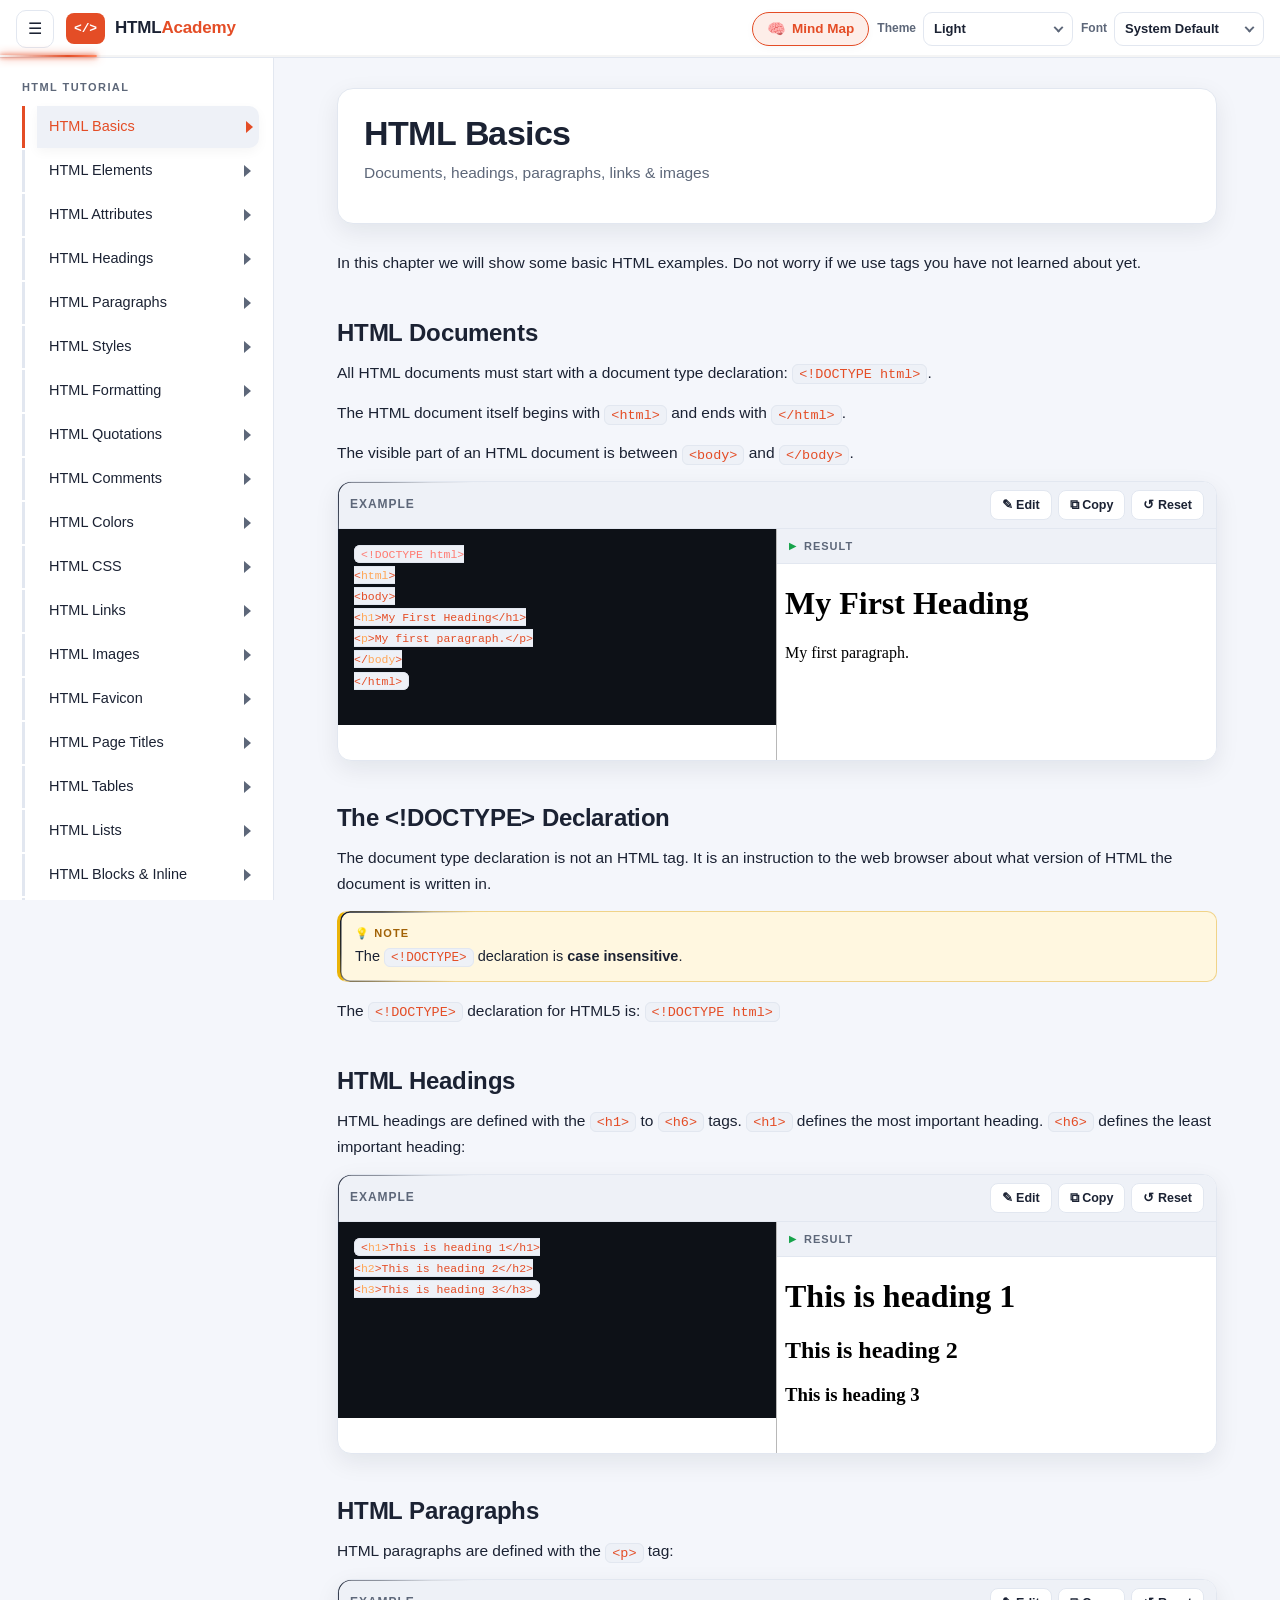
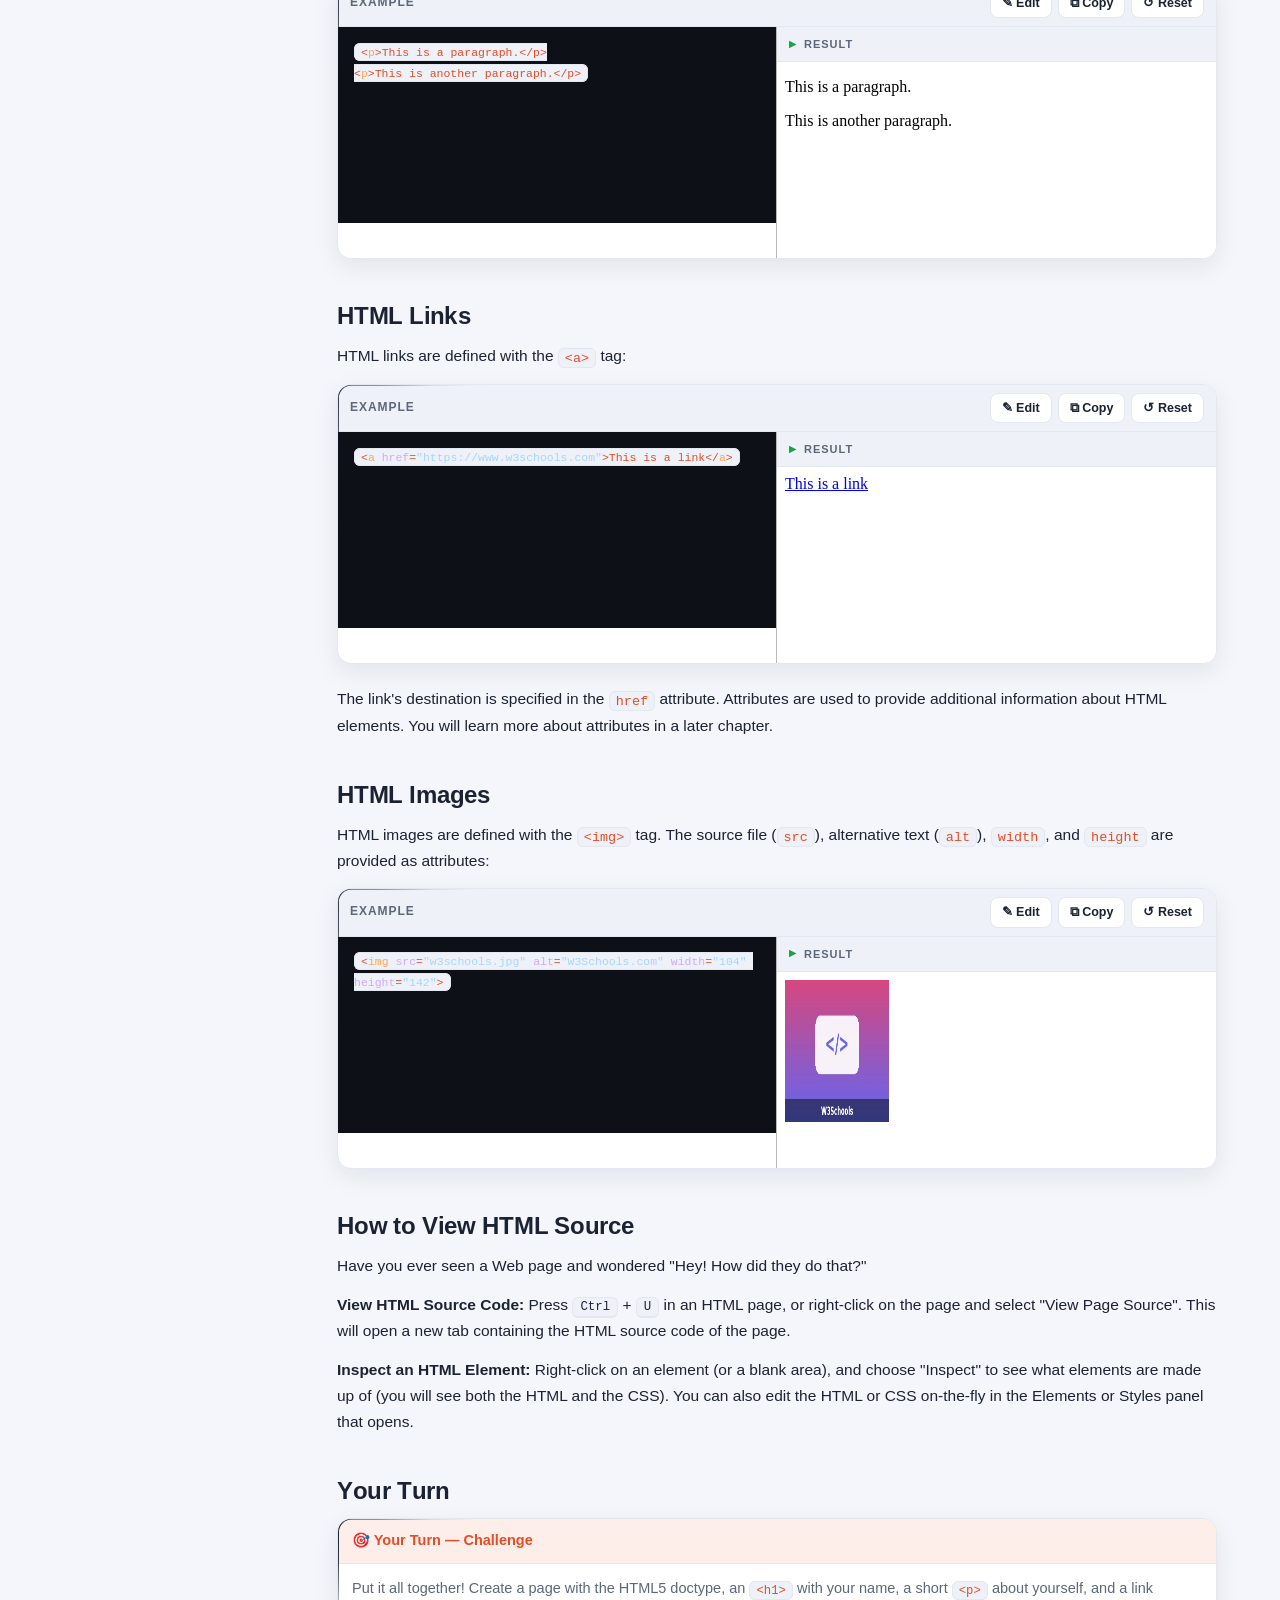
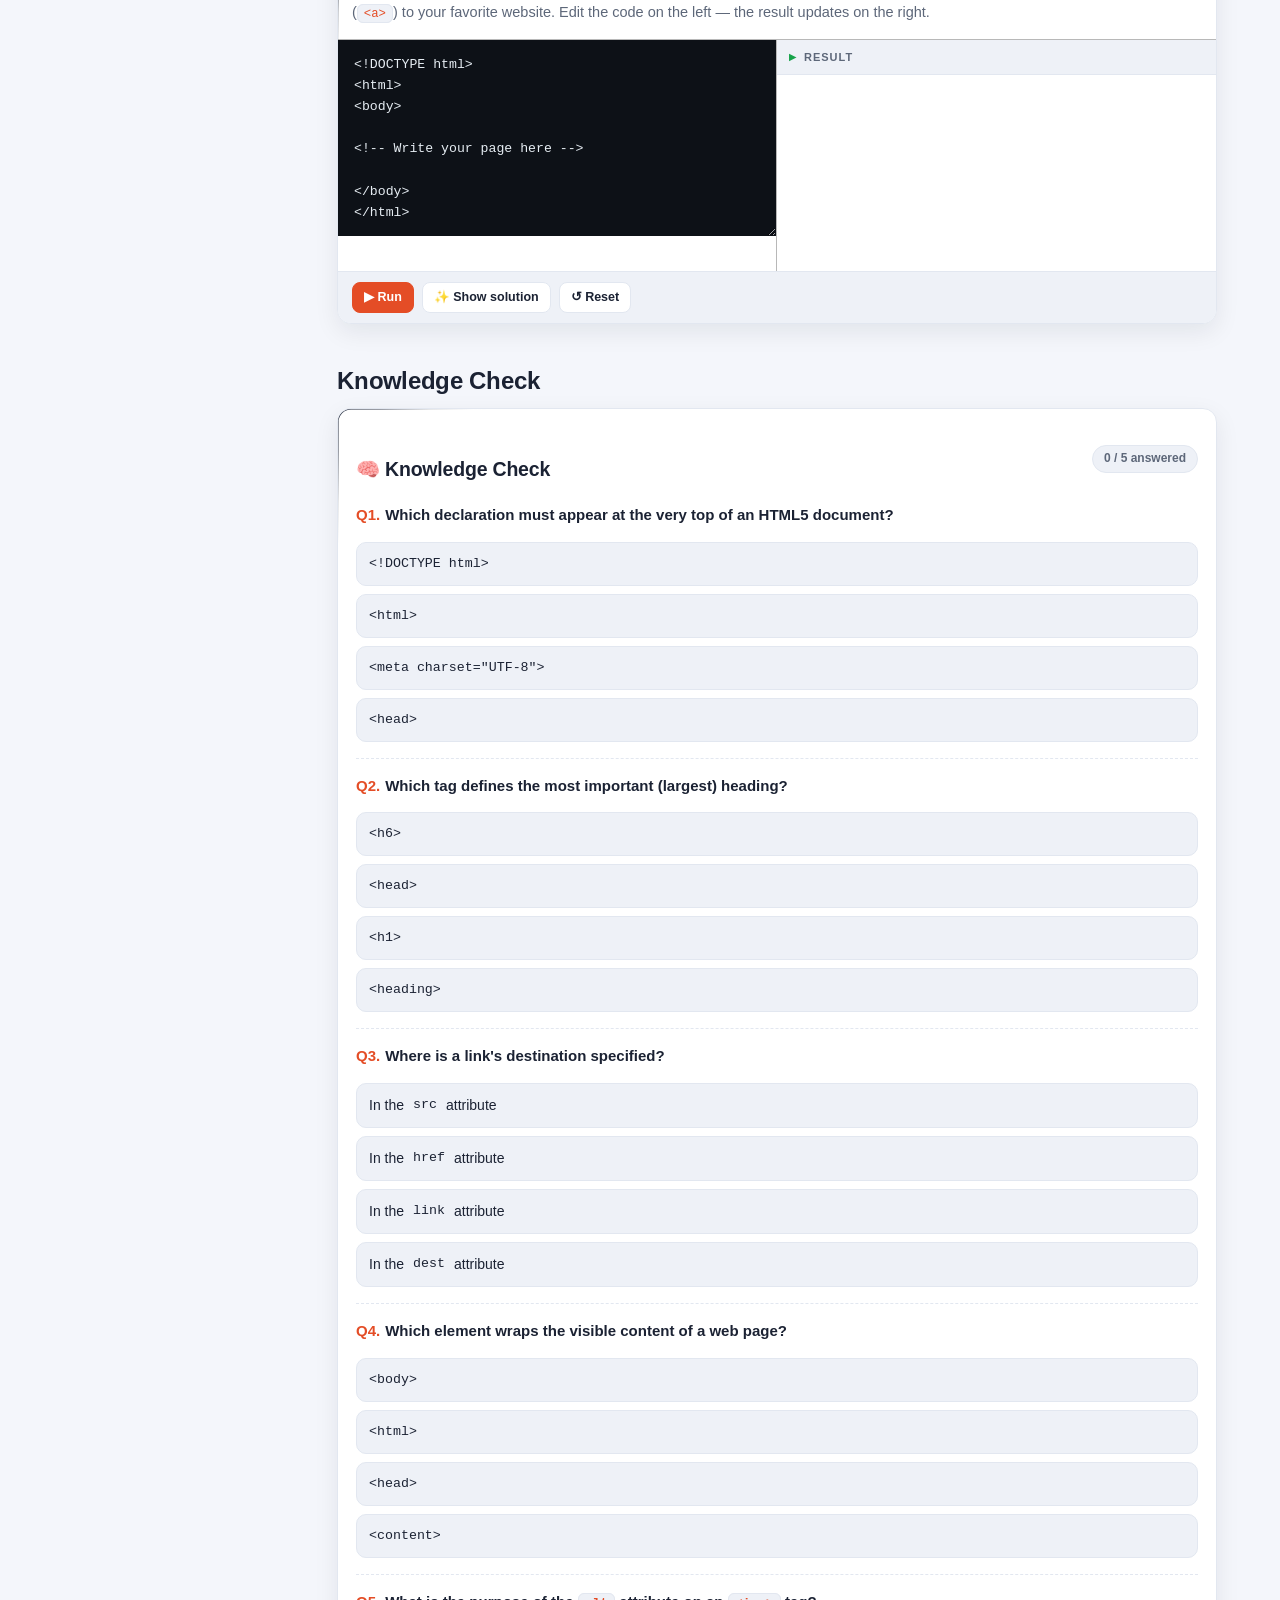
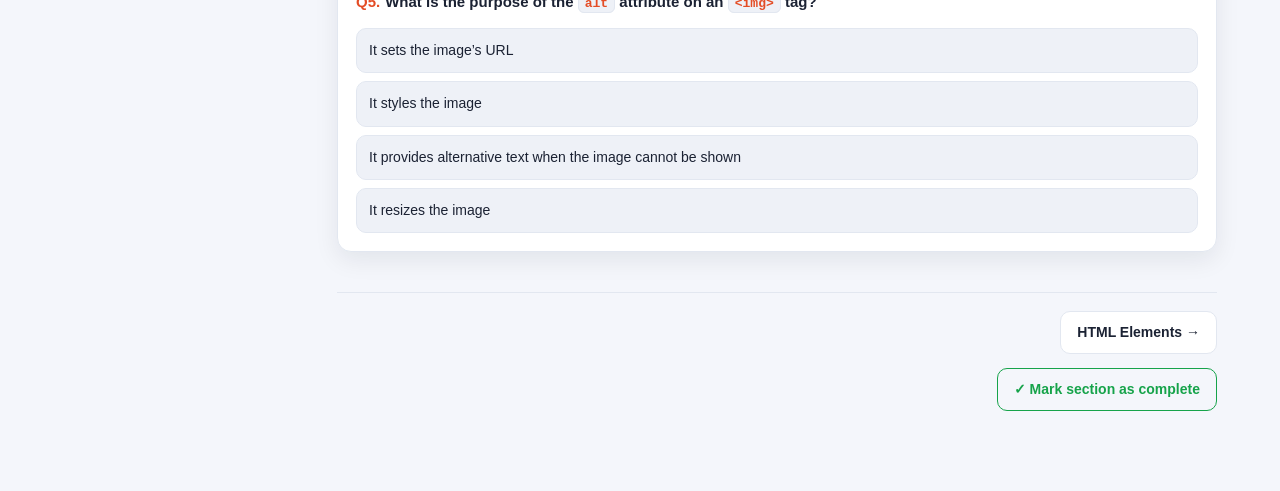
<file: index.html>
<!DOCTYPE html>
<html lang="en" data-theme="light">
<head>
  <meta charset="UTF-8">
  <meta name="viewport" content="width=device-width, initial-scale=1.0, viewport-fit=cover">
  <meta name="description" content="HTML Academy — an interactive website that teaches you HTML with editable examples, live previews and quizzes.">
  <title>HTML Academy — Learn HTML Interactively</title>
  <link rel="icon" href="data:image/svg+xml,%3Csvg xmlns='http://www.w3.org/2000/svg' viewBox='0 0 100 100'%3E%3Crect width='100' height='100' rx='20' fill='%23e44d26'/%3E%3Ctext x='50' y='72' font-size='56' text-anchor='middle' fill='white' font-family='monospace' font-weight='bold'%3E%26lt;/%26gt;%3C/text%3E%3C/svg%3E">
  <link rel="stylesheet" href="css/styles.css?v=20261004-3">
</head>
<body>
  <header class="topbar">
    <button class="icon-btn" id="menuToggle" type="button" aria-label="Hide navigation pane" aria-controls="sidebar" aria-expanded="true" title="Hide navigation pane">&#9776;</button>
    <a class="brand" href="#html-basics">
      <span class="brand-badge">&lt;/&gt;</span>
      <span class="brand-name">HTML<span class="brand-accent">Academy</span></span>
    </a>
    <div class="topbar-actions">
      <button class="mindmap-nav-btn" id="mindmapNavBtn" type="button" aria-label="Open Interactive Mind Map">
        <span class="mm-btn-icon">🧠</span>
        <span class="mm-btn-text">Mind Map</span>
      </button>
      <div class="theme-picker appearance-picker" data-appearance-picker="theme">
        <span class="appearance-label">Theme</span>
        <button class="appearance-trigger" id="themeSelect" type="button" aria-haspopup="listbox" aria-expanded="false" aria-controls="themeSelectMenu">
          <span class="appearance-value" data-select-value>Light</span>
          <span class="appearance-chevron" aria-hidden="true"></span>
        </button>
        <div class="appearance-menu" id="themeSelectMenu" role="listbox" aria-label="Choose a theme" hidden>
          <div class="appearance-group" role="group" aria-labelledby="lightThemeHeading">
            <div class="appearance-group-heading" id="lightThemeHeading">
              <span class="group-icon">☀️</span> Light Themes
            </div>
            <div class="appearance-group-items">
              <button class="appearance-option" type="button" role="option" data-value="light" aria-selected="true"><span>Light</span><span class="appearance-check" aria-hidden="true">✓</span></button>
              <button class="appearance-option" type="button" role="option" data-value="nordic-frost" aria-selected="false"><span>Nordic Frost</span><span class="appearance-check" aria-hidden="true">✓</span></button>
              <button class="appearance-option" type="button" role="option" data-value="warm-paper" aria-selected="false"><span>Warm Paper</span><span class="appearance-check" aria-hidden="true">✓</span></button>
              <button class="appearance-option" type="button" role="option" data-value="sage-mint" aria-selected="false"><span>Sage Mint</span><span class="appearance-check" aria-hidden="true">✓</span></button>
              <button class="appearance-option" type="button" role="option" data-value="corporate-slate" aria-selected="false"><span>Corporate Slate</span><span class="appearance-check" aria-hidden="true">✓</span></button>
              <button class="appearance-option" type="button" role="option" data-value="solarized-light" aria-selected="false"><span>Solarised Light</span><span class="appearance-check" aria-hidden="true">✓</span></button>
              <button class="appearance-option" type="button" role="option" data-value="rose-gold" aria-selected="false"><span>Rose Gold Latte</span><span class="appearance-check" aria-hidden="true">✓</span></button>
            </div>
          </div>

          <div class="appearance-group" role="group" aria-labelledby="darkThemeHeading">
            <div class="appearance-group-heading" id="darkThemeHeading">
              <span class="group-icon">🌙</span> Dark Themes
            </div>
            <div class="appearance-group-items">
              <button class="appearance-option" type="button" role="option" data-value="dark" aria-selected="false"><span>Dark</span><span class="appearance-check" aria-hidden="true">✓</span></button>
              <button class="appearance-option" type="button" role="option" data-value="tokyo-night" aria-selected="false"><span>Tokyo Night</span><span class="appearance-check" aria-hidden="true">✓</span></button>
              <button class="appearance-option" type="button" role="option" data-value="forest-emerald" aria-selected="false"><span>Forest Emerald</span><span class="appearance-check" aria-hidden="true">✓</span></button>
              <button class="appearance-option" type="button" role="option" data-value="synthwave" aria-selected="false"><span>Synthwave Dusk</span><span class="appearance-check" aria-hidden="true">✓</span></button>
              <button class="appearance-option" type="button" role="option" data-value="monokai-charcoal" aria-selected="false"><span>Monokai Charcoal</span><span class="appearance-check" aria-hidden="true">✓</span></button>
              <button class="appearance-option" type="button" role="option" data-value="solarized-dark" aria-selected="false"><span>Solarised Dark</span><span class="appearance-check" aria-hidden="true">✓</span></button>
            </div>
          </div>
        </div>
      </div>
      <div class="theme-picker appearance-picker" data-appearance-picker="font">
        <span class="appearance-label">Font</span>
        <button class="appearance-trigger" id="fontSelect" type="button" aria-haspopup="listbox" aria-expanded="false" aria-controls="fontSelectMenu">
          <span class="appearance-value" data-select-value>System Default</span>
          <span class="appearance-chevron" aria-hidden="true"></span>
        </button>
        <div class="appearance-menu" id="fontSelectMenu" role="listbox" aria-label="Choose a font style" hidden>
          <button class="appearance-option" type="button" role="option" data-value="system" aria-selected="true"><span>System Default</span><span class="appearance-check" aria-hidden="true">✓</span></button>
          <button class="appearance-option" type="button" role="option" data-value="modern-tech-docs" aria-selected="false"><span>Modern Tech Docs</span><span class="appearance-check" aria-hidden="true">✓</span></button>
          <button class="appearance-option" type="button" role="option" data-value="editorial-paperback" aria-selected="false"><span>Editorial Paperback</span><span class="appearance-check" aria-hidden="true">✓</span></button>
          <button class="appearance-option" type="button" role="option" data-value="friendly-modern" aria-selected="false"><span>Friendly Modern</span><span class="appearance-check" aria-hidden="true">✓</span></button>
          <button class="appearance-option" type="button" role="option" data-value="clean-academic" aria-selected="false"><span>Clean Academic</span><span class="appearance-check" aria-hidden="true">✓</span></button>
          <button class="appearance-option" type="button" role="option" data-value="neo-grotesque-studio" aria-selected="false"><span>Neo-Grotesque Studio</span><span class="appearance-check" aria-hidden="true">✓</span></button>
          <button class="appearance-option" type="button" role="option" data-value="terminal-developer" aria-selected="false"><span>Terminal Developer</span><span class="appearance-check" aria-hidden="true">✓</span></button>
          <button class="appearance-option" type="button" role="option" data-value="warm-editorial-dark" aria-selected="false"><span>Warm Editorial Dark</span><span class="appearance-check" aria-hidden="true">✓</span></button>
          <button class="appearance-option" type="button" role="option" data-value="sharp-tech" aria-selected="false"><span>Sharp Tech</span><span class="appearance-check" aria-hidden="true">✓</span></button>
          <button class="appearance-option" type="button" role="option" data-value="humanist-scholar" aria-selected="false"><span>Humanist Scholar</span><span class="appearance-check" aria-hidden="true">✓</span></button>
          <button class="appearance-option" type="button" role="option" data-value="minimalist-notebook" aria-selected="false"><span>Minimalist Notebook</span><span class="appearance-check" aria-hidden="true">✓</span></button>
          <button class="appearance-option" type="button" role="option" data-value="high-end-editorial" aria-selected="false"><span>High-End Editorial</span><span class="appearance-check" aria-hidden="true">✓</span></button>
        </div>
      </div>
    </div>

    <!-- Scroll Progress Gradient Bar -->
    <div class="scroll-progress-container" aria-hidden="true">
      <div class="scroll-progress-bar" id="scrollProgressBar"></div>
    </div>
  </header>

  <!-- Mind Map Modal Overlay -->
  <div class="mindmap-modal" id="mindmapModal" role="dialog" aria-modal="true" aria-labelledby="mindmapModalTitle" hidden>
    <div class="mindmap-backdrop" id="mindmapBackdrop"></div>
    
    <div class="mindmap-container">
      <!-- Modal Header -->
      <div class="mindmap-header">
        <div class="mm-header-brand">
          <span class="mm-header-icon">🧠</span>
          <div>
            <h2 id="mindmapModalTitle" class="mm-modal-title">HTML Knowledge Mind Map</h2>
            <p class="mm-modal-subtitle">Visual learning & concept retention hub</p>
          </div>
        </div>
        <button class="icon-btn mm-close-btn" id="mindmapCloseBtn" type="button" aria-label="Close Mind Map Modal" title="Close Modal">&times;</button>
      </div>

      <!-- Modal Body Layout (Sidebar Selector + Main Visualizer) -->
      <div class="mindmap-body">
        <div class="mm-sidebar-overlay" id="mmSidebarOverlay"></div>
        
        <!-- Left Topic Selector Sidebar -->
        <aside class="mindmap-sidebar" id="mindmapSidebar">
          <div class="mm-sidebar-header">
            <h3 class="mm-sidebar-title">Topics</h3>
            <div class="mm-search-box">
              <span class="mm-search-icon">🔍</span>
              <input type="text" id="mindmapSearch" placeholder="Search mind map topics..." aria-label="Search topics">
            </div>
            
            <div class="mm-category-filters" id="mindmapCategoryFilters">
              <button class="mm-filter-chip active" data-category="all" type="button">All (50)</button>
              <button class="mm-filter-chip" data-category="Core Basics" type="button">Core</button>
              <button class="mm-filter-chip" data-category="Styling" type="button">Styling</button>
              <button class="mm-filter-chip" data-category="Interactivity" type="button">Interactivity</button>
              <button class="mm-filter-chip" data-category="Media" type="button">Media</button>
              <button class="mm-filter-chip" data-category="Architecture" type="button">Architecture</button>
              <button class="mm-filter-chip" data-category="Characters" type="button">Symbols</button>
            </div>
          </div>

          <div class="mindmap-topic-grid" id="mindmapTopicGrid">
            <!-- Dynamic topic cards -->
          </div>
        </aside>

        <!-- Right Mind Map Visualizer Area -->
        <main class="mindmap-visualizer">
          
          <!-- Visualizer Header Toolbar -->
          <div class="mm-visualizer-toolbar">
            <div class="mm-current-topic-info">
              <div class="mm-topic-info-top">
                <button class="mm-tool-btn mm-sidebar-toggle-btn" id="mmSidebarToggle" type="button" title="Toggle Topics Sidebar">
                  <span class="mm-toggle-icon">☰</span> Topics
                </button>
                <span class="mm-topic-badge" id="mindmapCurrentTopicBadge">Essential</span>
              </div>
              <h3 class="mm-topic-title" id="mindmapCurrentTopicTitle">HTML Foundations & Document Structure</h3>
              <p class="mm-topic-desc" id="mindmapCurrentTopicDesc">Master document hierarchy and foundational tags</p>
            </div>

            <div class="mm-toolbar-actions">
              <div class="mm-zoom-controls">
                <button class="mm-tool-btn" id="mmToggleAll" type="button" title="Collapse / Expand All Branches">Collapse All</button>
                <button class="mm-tool-btn" id="mmZoomOut" type="button" title="Zoom Out">−</button>
                <span class="mm-zoom-level" id="mmZoomLevel">100%</span>
                <button class="mm-tool-btn" id="mmZoomIn" type="button" title="Zoom In">+</button>
                <button class="mm-tool-btn" id="mmZoomReset" type="button" title="Fit Tree to Screen">Fit View</button>
              </div>
            </div>
          </div>

          <!-- Interactive Canvas Viewport -->
          <div class="mindmap-viewport" id="mindmapViewport">
            <div class="mindmap-canvas-content" id="mindmapCanvasContent">
              <!-- Rendered Mind Map Hierarchy -->
            </div>
          </div>

        </main>
      </div>
    </div>
  </div>

  <div class="layout">
    <div class="sidebar-overlay" id="sidebarOverlay" hidden></div>

    <aside class="sidebar" id="sidebar" aria-label="Course navigation">
      <nav aria-label="HTML Academy course sections">
        <ul class="nav-list" id="navList"></ul>
      </nav>

      <div class="progress-card" id="progressCard">
        <div class="progress-text">
          <span>Your progress</span>
          <strong id="progressLabel">0 / 1</strong>
        </div>
        <div class="progress-bar"><div class="progress-fill" id="progressFill"></div></div>
      </div>

      <div class="sidebar-footer">
        <div>Notes adapted from
          <a class="sidebar-source-link" href="https://www.w3schools.com/html/html_basic.asp" target="_blank" rel="noopener">W3Schools &middot; HTML Basic</a>
        </div>
        <div class="sidebar-curator">Curated by Aryan.</div>
        <div class="sidebar-github">GitHub: <a href="https://github.com/aryan-src" target="_blank" rel="noopener">aryan-src</a></div>
      </div>
    </aside>

    <main class="content" id="content"></main>
  </div>

  <script src="js/lessons.js?v=20261004-3"></script>
  <script src="js/mindmap-data.js?v=20261004-3"></script>
  <script src="js/mindmap.js?v=20261004-3"></script>
  <script src="js/app.js?v=20261004-3"></script>
</body>
</html>
</file>
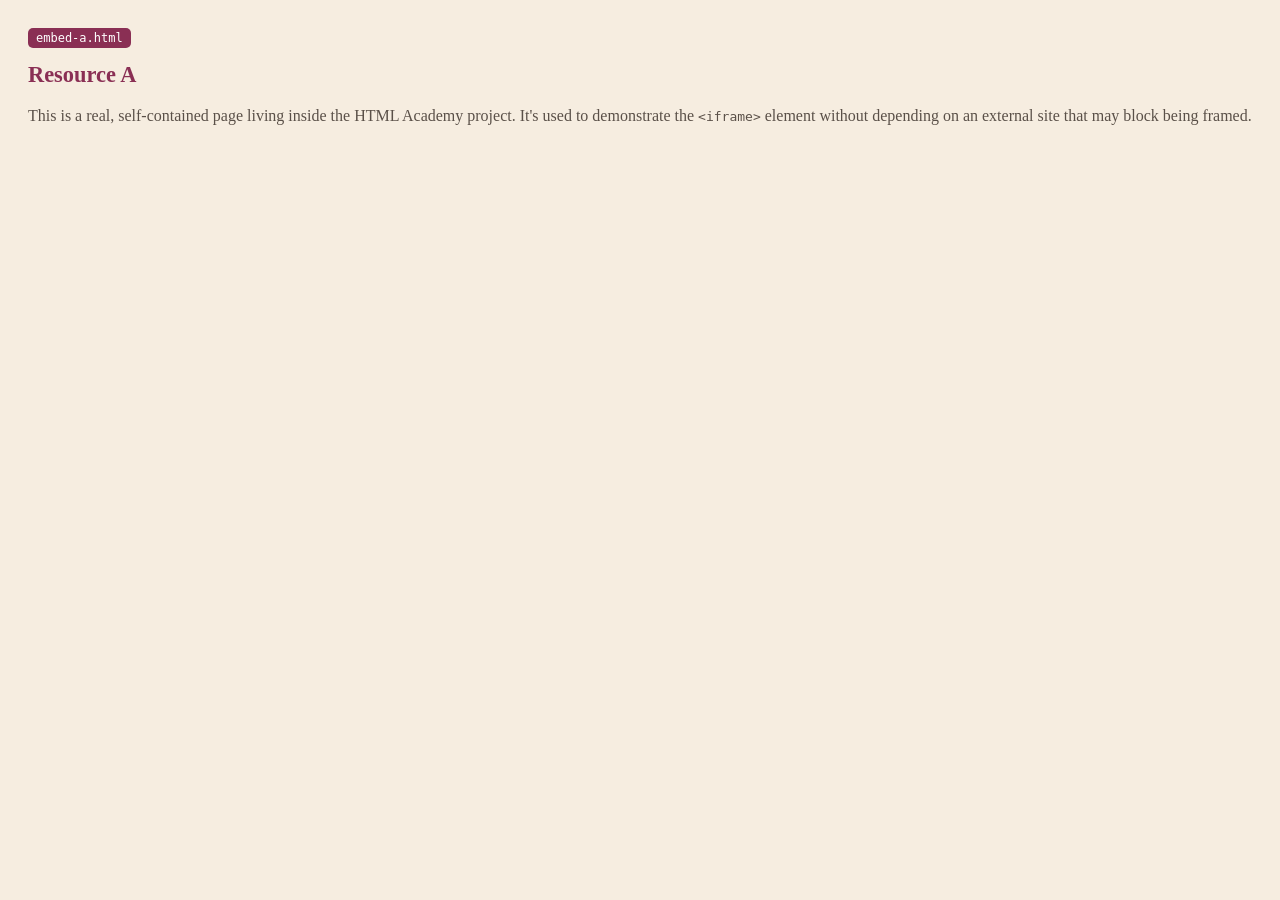
<file: embed-a.html>
<!DOCTYPE html>
<html lang="en">
<head>
<meta charset="UTF-8">
<title>Resource A</title>
<meta name="viewport" content="width=device-width, initial-scale=1">
<style>
  body { margin:0; font-family: Georgia, 'Times New Roman', serif; background:#f6ede0; color:#2b2420; padding:28px; }
  h1 { font-size: 1.4rem; margin:0 0 10px; color:#8a2f54; }
  p { line-height:1.5; color:#5a5048; }
  .tag { display:inline-block; background:#8a2f54; color:#fff; font-family:'DejaVu Sans Mono', monospace; font-size:12px; padding:3px 8px; border-radius:5px; margin-bottom:14px; }
</style>
</head>
<body>
  <span class="tag">embed-a.html</span>
  <h1>Resource A</h1>
  <p>This is a real, self-contained page living inside the HTML Academy project. It's used to demonstrate the <code>&lt;iframe&gt;</code> element without depending on an external site that may block being framed.</p>
</body>
</html>
</file>
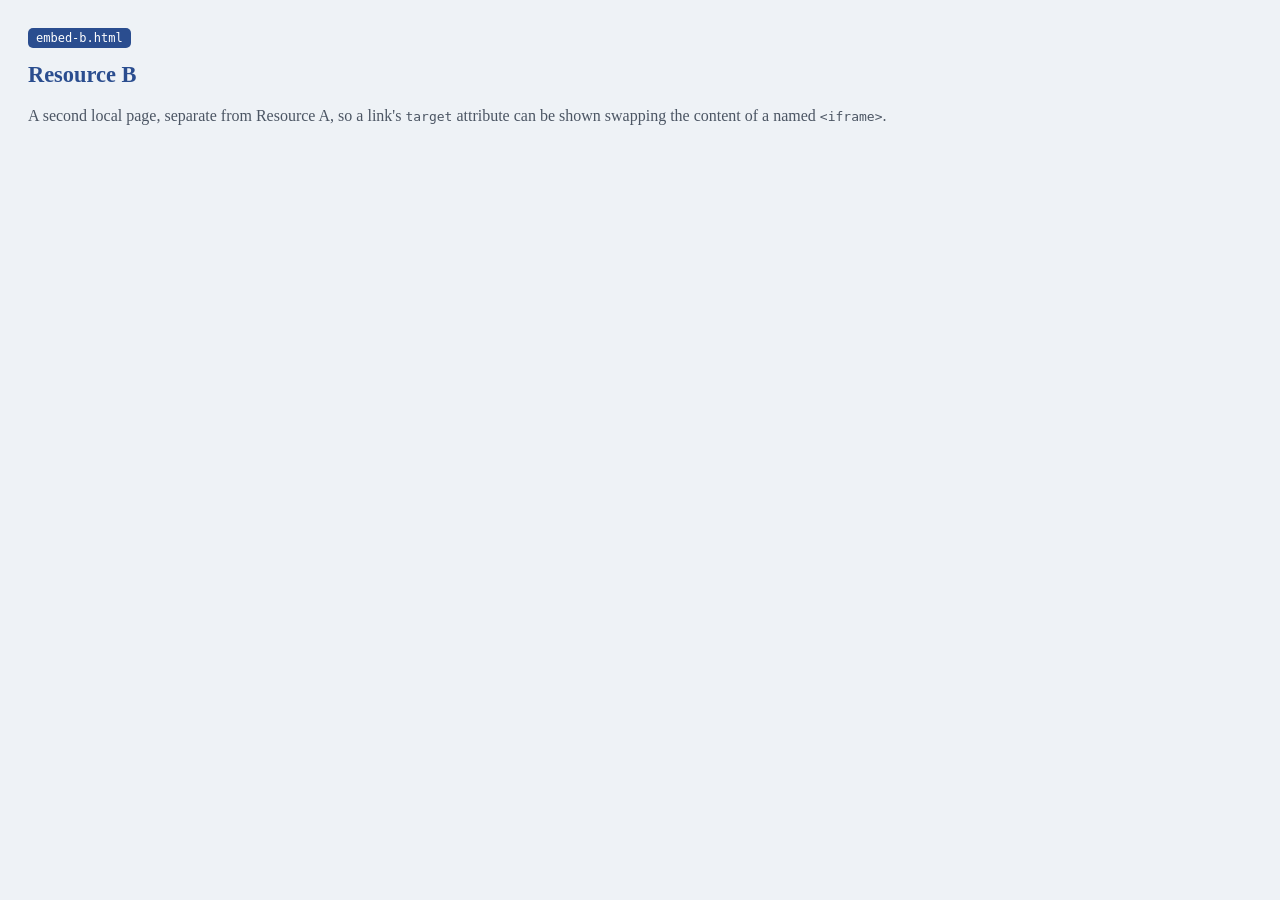
<file: embed-b.html>
<!DOCTYPE html>
<html lang="en">
<head>
<meta charset="UTF-8">
<title>Resource B</title>
<meta name="viewport" content="width=device-width, initial-scale=1">
<style>
  body { margin:0; font-family: Georgia, 'Times New Roman', serif; background:#eef2f6; color:#1f2937; padding:28px; }
  h1 { font-size: 1.4rem; margin:0 0 10px; color:#2a4d8f; }
  p { line-height:1.5; color:#4b5563; }
  .tag { display:inline-block; background:#2a4d8f; color:#fff; font-family:'DejaVu Sans Mono', monospace; font-size:12px; padding:3px 8px; border-radius:5px; margin-bottom:14px; }
</style>
</head>
<body>
  <span class="tag">embed-b.html</span>
  <h1>Resource B</h1>
  <p>A second local page, separate from Resource A, so a link's <code>target</code> attribute can be shown swapping the content of a named <code>&lt;iframe&gt;</code>.</p>
</body>
</html>
</file>
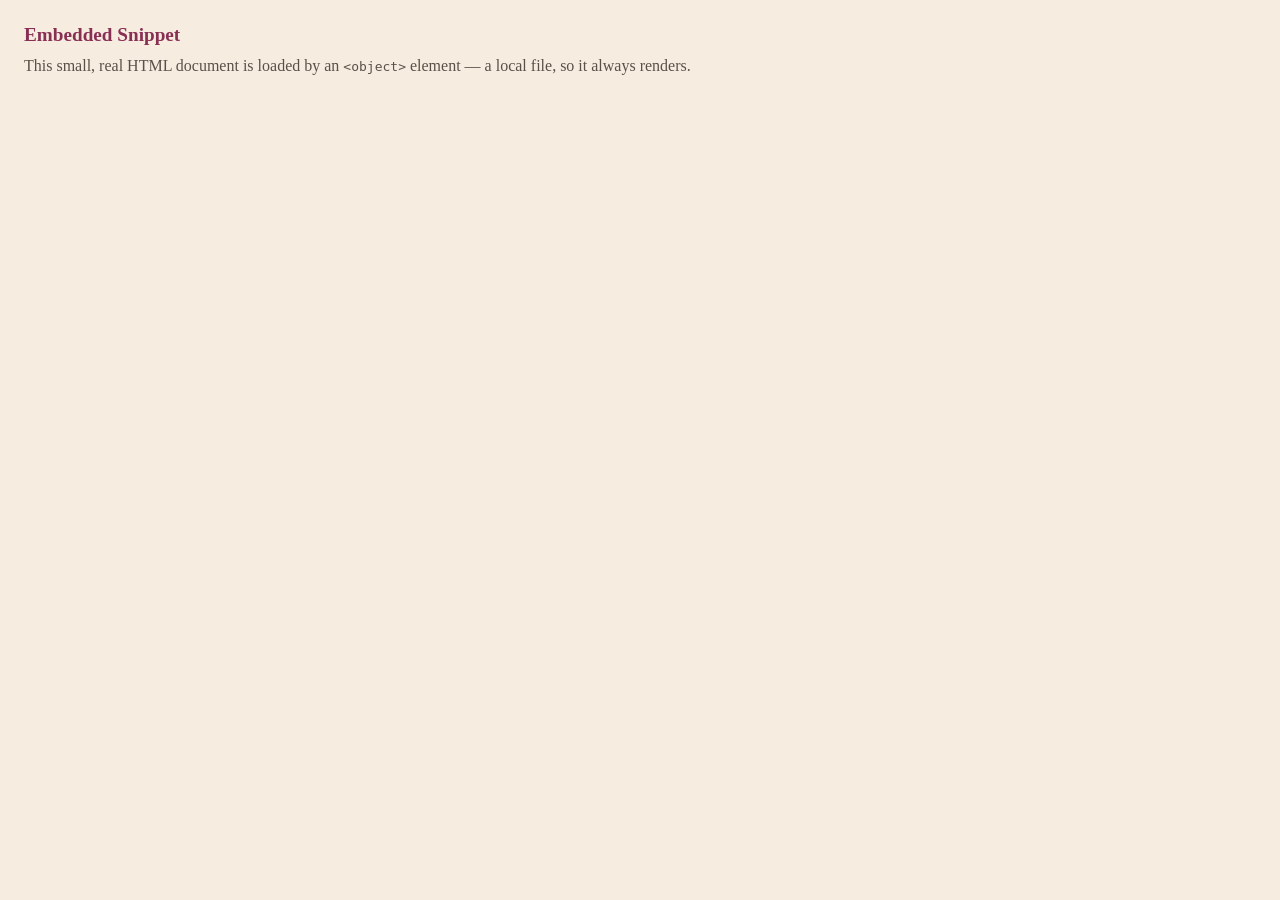
<file: snippet.html>
<!DOCTYPE html>
<html lang="en">
<head>
<meta charset="UTF-8">
<title>Embedded Snippet</title>
<meta name="viewport" content="width=device-width, initial-scale=1">
<style>
  body { margin:0; font-family: Georgia, 'Times New Roman', serif; background:#f6ede0; color:#2b2420; padding:24px; }
  h2 { margin:0 0 8px; font-size:1.2rem; color:#8a2f54; }
  p { margin:0; line-height:1.5; color:#5a5048; }
</style>
</head>
<body>
  <h2>Embedded Snippet</h2>
  <p>This small, real HTML document is loaded by an <code>&lt;object&gt;</code> element — a local file, so it always renders.</p>
</body>
</html>
</file>
<file: css/styles.css>
/* ============================================================
   HTML Academy — styles
   ============================================================ */

@import url('https://fonts.googleapis.com/css2?family=DM+Sans:wght@400;500;600;700&family=Fira+Code:wght@400;500;600&family=IBM+Plex+Mono:wght@400;500;600&family=Inter:wght@400;500;600;700&family=JetBrains+Mono:wght@400;500&family=Literata:opsz,wght@7..72,400;7..72,600&family=Lora:ital,wght@0,400;0,600;1,400;1,600&family=Merriweather:wght@400;700&family=Newsreader:ital,opsz,wght@0,6..72,500;1,6..72,400&family=Outfit:wght@400;500;600;700&family=Plus+Jakarta+Sans:wght@400;500;600&family=Space+Grotesk:wght@400;500;600;700&family=Space+Mono:wght@400;700&family=Source+Sans+3:wght@400;500;600;700&family=Work+Sans:wght@400;500;600;700&family=Courier+Prime:wght@400;700&display=swap');

:root {
  --topbar-h: 58px;
  --topbar-safe-h: calc(var(--topbar-h) + env(safe-area-inset-top, 0px));
  --sidebar-w: 274px;
  --radius: 12px;
  --font: -apple-system, BlinkMacSystemFont, "Segoe UI", Roboto, "Helvetica Neue", Arial, sans-serif;
  --app-font: var(--font);
  --mono: ui-monospace, SFMono-Regular, "SF Mono", Menlo, Consolas, "Liberation Mono", monospace;
  --heading-font: var(--font);
  --heading-weight: 700;
  --heading-style: normal;
  --heading-line-height: 1.25;
  --heading-letter-spacing: normal;
  --body-weight: 400;
  --line-height: 1.65;
  --letter-spacing: normal;

  --bg: #f4f6fb;
  --surface: #ffffff;
  --surface-2: #eef1f7;
  --text: #1b2233;
  --muted: #5d6779;
  --border: #e2e7f0;
  --accent: #e44d26;
  --accent-hover: #c8401d;
  --accent-soft: #fdeee9;
  --green: #16a34a;
  --green-soft: #e7f7ee;
  --red: #dc2626;
  --red-soft: #fdecec;
  --amber-soft: #fff7e0;
  --amber-border: #f0d389;
  --shadow: 0 8px 24px rgba(15, 23, 42, .08);

  --code-bg: #0d1117;
  --code-text: #e6edf3;

  --trail-color: rgba(0, 0, 0, 0.95);
  --trail-glow: rgba(0, 0, 0, 0.45);
  --trail-ambient: rgba(0, 0, 0, 0.12);
}

html[data-font-style="modern-tech-docs"] {
  --app-font: "Inter", -apple-system, BlinkMacSystemFont, sans-serif;
  --font: var(--app-font);
  --heading-font: var(--app-font);
  --mono: "JetBrains Mono", ui-monospace, monospace;
  --letter-spacing: -0.011em;
}

html[data-font-style="editorial-paperback"] {
  --app-font: "Literata", Georgia, serif;
  --font: var(--app-font);
  --heading-font: var(--app-font);
  --mono: "Fira Code", monospace;
  --line-height: 1.65;
  --letter-spacing: normal;
  --heading-weight: 600;
}

html[data-font-style="friendly-modern"] {
  --app-font: "Plus Jakarta Sans", sans-serif;
  --font: var(--app-font);
  --heading-font: var(--app-font);
  --mono: "Space Mono", monospace;
  --line-height: 1.65;
  --letter-spacing: -0.005em;
  --heading-weight: 700;
}

html[data-font-style="clean-academic"] {
  --app-font: "Merriweather", serif;
  --font: var(--app-font);
  --heading-font: var(--app-font);
  --mono: ui-monospace, monospace;
  --line-height: 1.65;
  --letter-spacing: normal;
  --heading-weight: 700;
}
html[data-font-style="neo-grotesque-studio"] {
  --app-font: "Space Grotesk", sans-serif;
  --font: var(--app-font);
  --heading-font: var(--app-font);
  --heading-weight: 700;
  --letter-spacing: -0.02em;
}

html[data-font-style="terminal-developer"] {
  --app-font: "JetBrains Mono", monospace;
  --font: var(--app-font);
  --heading-font: var(--app-font);
  --mono: "JetBrains Mono", monospace;
  --heading-weight: 700;
}

html[data-font-style="warm-editorial-dark"] {
  --app-font: "Lora", Georgia, serif;
  --font: var(--app-font);
  --heading-font: var(--app-font);
  --heading-weight: 600;
  --heading-style: italic;
}

html[data-font-style="sharp-tech"] {
  --app-font: "Outfit", sans-serif;
  --font: var(--app-font);
  --heading-font: var(--app-font);
  --mono: "IBM Plex Mono", monospace;
  --heading-weight: 600;
  --body-weight: 400;
}

html[data-font-style="humanist-scholar"] {
  --app-font: "Source Sans 3", sans-serif;
  --font: var(--app-font);
  --heading-font: var(--app-font);
  --heading-weight: 700;
}

html[data-font-style="minimalist-notebook"] {
  --app-font: "Outfit", sans-serif;
  --font: var(--app-font);
  --heading-font: var(--app-font);
  --mono: "Courier Prime", monospace;
  --heading-weight: 700;
}

html[data-font-style="high-end-editorial"] {
  --app-font: "Newsreader", serif;
  --font: var(--app-font);
  --heading-font: var(--app-font);
  --mono: "JetBrains Mono", monospace;
  --heading-weight: 500;
  --heading-style: normal;
  --heading-line-height: 1.25;
  --heading-letter-spacing: -0.02em;
  --body-weight: 400;
  --line-height: 1.65;
}


html[data-theme="dark"] {
  --bg: #0e1116;
  --surface: #161b23;
  --surface-2: #1d232e;
  --text: #e7ebf3;
  --muted: #97a1b3;
  --border: #262d3a;
  --accent: #ff6a3d;
  --accent-hover: #ff855f;
  --accent-soft: #34180f;
  --green: #4ade80;
  --green-soft: #12291c;
  --red: #f87171;
  --red-soft: #2d1515;
  --amber-soft: #2b2412;
  --amber-border: #6b5a22;
  --shadow: 0 10px 30px rgba(0, 0, 0, .45);
}

html[data-theme="nordic-frost"] {
  --bg: #f8fafc;
  --surface: #ffffff;
  --surface-2: #f1f5f9;
  --text: #0f172a;
  --muted: #64748b;
  --border: #e2e8f0;
  --accent: #2563eb;
  --accent-hover: #1d4ed8;
  --accent-soft: #dbeafe;
  --green: #15803d;
  --green-soft: #dcfce7;
  --red: #dc2626;
  --red-soft: #fee2e2;
  --amber-soft: #fef3c7;
  --amber-border: #f59e0b;
  --code-bg: #f1f5f9;
  --code-text: #1e293b;
  --shadow: 0 8px 24px rgba(15, 23, 42, .08);
}

html[data-theme="warm-paper"] {
  --bg: #fbf9f5;
  --surface: #f4efe6;
  --surface-2: #eae3d2;
  --text: #2c2825;
  --muted: #786f66;
  --border: #d6cebe;
  --accent: #b45309;
  --accent-hover: #92400e;
  --accent-soft: #f3dfc3;
  --green: #4d7c0f;
  --green-soft: #e6efc9;
  --red: #b91c1c;
  --red-soft: #f8d7d5;
  --amber-soft: #f8e5b5;
  --amber-border: #c98a16;
  --code-bg: #e4dcbe;
  --code-text: #1c1917;
  --shadow: 0 8px 24px rgba(78, 58, 34, .10);
}

html[data-theme="sage-mint"] {
  --bg: #f4f7f5;
  --surface: #ffffff;
  --surface-2: #e5ece7;
  --text: #1c2b26;
  --muted: #5a756c;
  --border: #c0d1c7;
  --accent: #15803d;
  --accent-hover: #166534;
  --accent-soft: #dcfce7;
  --green: #15803d;
  --green-soft: #dcfce7;
  --red: #b91c1c;
  --red-soft: #fee2e2;
  --amber-soft: #fef3c7;
  --amber-border: #ca8a04;
  --code-bg: #d6e2da;
  --code-text: #14231e;
  --shadow: 0 8px 24px rgba(28, 43, 38, .09);
}
html[data-theme="corporate-slate"] {
  --bg: #f3f4f6;
  --surface: #ffffff;
  --surface-2: #e5e7eb;
  --text: #111827;
  --muted: #4b5563;
  --border: #d1d5db;
  --accent: #4f46e5;
  --accent-hover: #4338ca;
  --accent-soft: #e0e7ff;
  --green: #15803d;
  --green-soft: #dcfce7;
  --red: #b91c1c;
  --red-soft: #fee2e2;
  --amber-soft: #fef3c7;
  --amber-border: #ca8a04;
  --code-bg: #e5e7eb;
  --code-text: #111827;
  --shadow: 0 8px 24px rgba(17, 24, 39, .10);
}
html[data-theme="tokyo-night"] {
  --bg: #1a1b26;
  --surface: #24283b;
  --surface-2: #1f2335;
  --text: #c0caf5;
  --muted: #565f89;
  --border: #292e42;
  --accent: #7aa2f7;
  --accent-hover: #9cc1ff;
  --accent-soft: #292e42;
  --green: #9ece6a;
  --green-soft: #1f2d24;
  --red: #f7768e;
  --red-soft: #3b2028;
  --amber-soft: #3b3020;
  --amber-border: #e0af68;
  --code-bg: #16161e;
  --code-text: #7dcfff;
  --shadow: 0 10px 30px rgba(0, 0, 0, .40);
}
html[data-theme="forest-emerald"] {
  --bg: #0c1410;
  --surface: #121f19;
  --surface-2: #080d0a;
  --text: #e6f1ed;
  --muted: #83a093;
  --border: #274034;
  --accent: #10b981;
  --accent-hover: #34d399;
  --accent-soft: #143b2b;
  --green: #10b981;
  --green-soft: #143b2b;
  --red: #f87171;
  --red-soft: #3b2020;
  --amber-soft: #3b3020;
  --amber-border: #f59e0b;
  --code-bg: #060a08;
  --code-text: #34d399;
  --shadow: 0 10px 30px rgba(0, 0, 0, .40);
}
html[data-theme="synthwave"] {
  --bg: #181528;
  --surface: #221b35;
  --surface-2: #131021;
  --text: #f4f0ff;
  --muted: #a792d0;
  --border: #433366;
  --accent: #ff7edb;
  --accent-hover: #ffb0eb;
  --accent-soft: #3a2850;
  --green: #36f9f6;
  --green-soft: #183c43;
  --red: #ff5c8a;
  --red-soft: #43263d;
  --amber-soft: #46351a;
  --amber-border: #f9c74f;
  --code-bg: #0f0c1b;
  --code-text: #36f9f6;
  --shadow: 0 10px 30px rgba(0, 0, 0, .45);
}
html[data-theme="monokai-charcoal"] {
  --bg: #2d2a2e;
  --surface: #3a373b;
  --surface-2: #221f22;
  --text: #fcfcfa;
  --muted: #939293;
  --border: #5b585c;
  --accent: #ffd866;
  --accent-hover: #ffe58a;
  --accent-soft: #504a2a;
  --green: #a9dc76;
  --green-soft: #2c3d26;
  --red: #ff6188;
  --red-soft: #452933;
  --amber-soft: #4a3f22;
  --amber-border: #ffd866;
  --code-bg: #19181a;
  --code-text: #a9dc76;
  --shadow: 0 10px 30px rgba(0, 0, 0, .42);
}


html[data-theme="solarized-light"] {
  /* Supplied Solarized palette */
  --bg: #fdf6e3;
  --panel: #eee8d5;
  --panel2: #e0d9c5;
  --line: #d3cbb7;
  --line-muted: rgba(7, 54, 66, .12);
  --example-line: rgba(7, 54, 66, .22);
  --acc: #d33682;
  --acc2: #268bd2;
  --ok: #2aa198;
  --warn: #b58900;
  --bad: #dc322f;
  --grad: linear-gradient(90deg, #d33682, #268bd2);

  /* Application token mapping */
  --surface: var(--panel);
  --surface-2: var(--panel2);
  --text: #073642;
  --muted: #657b83;
  --border: var(--line);
  --accent: var(--acc);
  --accent-hover: #b52f74;
  --accent-soft: #f3d9e7;
  --green: var(--ok);
  --green-soft: #d9eeea;
  --red: var(--bad);
  --red-soft: #f8d9d7;
  --amber-soft: #f7e7b5;
  --amber-border: var(--warn);
  --code-bg: #073642;
  --code-text: #eee8d5;
  --shadow: 0 8px 24px rgba(7, 54, 66, .13);
}

html[data-theme="solarized-light"] .note-tag {
  color: #8a6500;
}

html[data-theme="solarized-dark"] {
  /* Supplied Solarized palette */
  --bg: #002b36;
  --panel: #073642;
  --panel2: #0f4857;
  --line: #175363;
  --text: #93a1a1;
  --muted: #839496;
  --acc: #d33682;
  --acc2: #268bd2;
  --ok: #2aa198;
  --warn: #b58900;
  --bad: #dc322f;
  --grad: linear-gradient(90deg, #d33682, #268bd2);

  /* Application token mapping */
  --surface: var(--panel);
  --surface-2: var(--panel2);
  --border: var(--line);
  --accent: var(--acc);
  --accent-hover: #e24a9b;
  --accent-soft: #3a1f38;
  --green: var(--ok);
  --green-soft: #123f3e;
  --red: var(--bad);
  --red-soft: #40242a;
  --amber-soft: #3a321e;
  --amber-border: var(--warn);
  --code-bg: #001f27;
  --code-text: #93a1a1;
  --shadow: 0 10px 30px rgba(0, 0, 0, .45);
}

html[data-theme="solarized-dark"] .note-tag {
  color: #d8a900;
}


html[data-theme="rose-gold"] {
  --bg: #fffafb;
  --surface: #ffffff;
  --surface-2: #f9ecef;
  --card-bg: #f9ecef;
  --sidebar-bg: #f3dde2;
  --text: #2e1d24;
  --muted: #7c5c68;
  --border: #e5c3cc;
  --accent: #be185d;
  --accent-hover: #9d174d;
  --accent-soft: #fce7ef;
  --brand-primary: #be185d;
  --brand-accent: #e11d48;
  --badge-bg: #ffe4e6;
  --badge-text: #9f1239;
  --green: #15803d;
  --green-soft: #dcfce7;
  --red: #be123c;
  --red-soft: #ffe4e6;
  --amber-soft: #fef3c7;
  --amber-border: #ca8a04;
  --code-bg: #f2d2db;
  --code-text: #2e1d24;
  --shadow: 0 8px 24px rgba(46, 29, 36, .09);
}


*, *::before, *::after { box-sizing: border-box; }
[hidden] { display: none !important; }
html { scroll-behavior: auto; }
body {
  margin: 0;
  font-family: var(--app-font);
  font-weight: var(--body-weight);
  font-size: 15.5px;
  line-height: var(--line-height);
  letter-spacing: var(--letter-spacing);
  background: var(--bg);
  color: var(--text);
  -webkit-font-smoothing: antialiased;
}
a { color: var(--accent); }
:focus-visible { outline: 2px solid var(--accent); outline-offset: 2px; }

/* ---------- topbar ---------- */
.topbar {
  position: fixed;
  top: 0; left: 0; right: 0;
  height: var(--topbar-safe-h);
  display: flex;
  align-items: center;
  gap: 12px;
  padding: env(safe-area-inset-top, 0px) 16px 0;
  background: var(--surface);
  border-bottom: 1px solid var(--border);
  z-index: 60;
}

/* ---------- Scroll Progress Gradient Bar ---------- */
.scroll-progress-container {
  position: absolute;
  bottom: 0;
  left: 0;
  right: 0;
  height: 2.5px;
  pointer-events: none;
  z-index: 100;
  background: rgba(0, 0, 0, 0.04);
}

[data-theme="dark"] .scroll-progress-container,
[data-theme="tokyo-night"] .scroll-progress-container,
[data-theme="synthwave"] .scroll-progress-container,
[data-theme="monokai-charcoal"] .scroll-progress-container,
[data-theme="solarized-dark"] .scroll-progress-container,
[data-theme="warm-editorial-dark"] .scroll-progress-container {
  background: rgba(255, 255, 255, 0.05);
}

.scroll-progress-bar {
  position: absolute;
  top: 0;
  left: 0;
  height: 100%;
  width: 0%;
  opacity: 0;
  background: linear-gradient(90deg, transparent 0%, var(--accent) 70%, #ff8a65 100%);
  box-shadow: 0 0 10px var(--accent), 0 0 4px var(--accent);
  border-radius: 0 99px 99px 0;
  will-change: width, opacity;
  transition: opacity .2s ease;
}
.icon-btn {
  width: 38px; height: 38px;
  display: inline-flex; align-items: center; justify-content: center;
  border: 1px solid var(--border);
  border-radius: 10px;
  background: var(--surface);
  color: var(--text);
  font-size: 16px;
  cursor: pointer;
  transition: background .15s ease, border-color .15s ease;
}
.icon-btn:hover { background: var(--surface-2); }
#menuToggle { display: inline-flex; }
.brand {
  display: flex; align-items: center; gap: 10px;
  text-decoration: none; color: var(--text);
  font-weight: 700; font-size: 17px; letter-spacing: -.01em;
}
.brand-badge {
  font-family: var(--mono);
  font-size: 13px; font-weight: 700;
  background: var(--accent); color: #fff;
  padding: 5px 8px; border-radius: 8px;
}
.brand-accent { color: var(--accent); }
.topbar-actions { margin-left: auto; display: flex; gap: 8px; }
.theme-picker {
  display: inline-flex;
  align-items: center;
  gap: 7px;
  color: var(--muted);
  font-size: 12px;
  font-weight: 600;
}
.appearance-picker {
  position: relative;
  min-width: 0;
}
.appearance-trigger {
  min-width: 150px;
  height: 34px;
  padding: 0 30px 0 10px;
  border: 1px solid var(--border);
  border-radius: 9px;
  background: var(--surface);
  color: var(--text);
  font: inherit;
  font-size: 13px;
  text-align: left;
  cursor: pointer;
  transition: border-color .15s ease, background .15s ease, box-shadow .15s ease;
}
.appearance-trigger:hover,
.appearance-picker.is-open .appearance-trigger {
  border-color: var(--accent);
  background: var(--surface-2);
}
.appearance-picker.is-open .appearance-trigger {
  box-shadow: 0 0 0 3px var(--accent-soft);
}
.appearance-value {
  display: block;
  overflow: hidden;
  text-overflow: ellipsis;
  white-space: nowrap;
}
.appearance-chevron {
  position: absolute;
  top: 50%;
  right: 11px;
  width: 7px;
  height: 7px;
  border-right: 2px solid var(--muted);
  border-bottom: 2px solid var(--muted);
  pointer-events: none;
  transform: translateY(-70%) rotate(45deg);
  transition: transform .18s ease;
}
.appearance-picker.is-open .appearance-chevron {
  transform: translateY(-25%) rotate(225deg);
}
.appearance-menu {
  position: absolute;
  top: calc(100% + 8px);
  left: 0;
  z-index: 120;
  width: max(100%, 240px);
  max-width: calc(100vw - 24px);
  max-height: min(430px, calc(100dvh - var(--topbar-safe-h) - 24px));
  padding: 6px;
  overflow-y: auto;
  overscroll-behavior: contain;
  background: var(--surface);
  border: 1px solid var(--border);
  border-radius: 12px;
  box-shadow: 0 16px 38px rgba(15, 23, 42, .24);
  opacity: 0;
  transform: translateY(-7px) scale(.985);
  transform-origin: top center;
  pointer-events: none;
  transition: opacity .16s ease, transform .16s ease;
}
.appearance-picker.is-open .appearance-menu {
  opacity: 1;
  transform: translateY(0) scale(1);
  pointer-events: auto;
}
[data-appearance-picker="font"] .appearance-menu {
  right: 0;
  left: auto;
  width: max(100%, 260px);
}
.appearance-option {
  width: 100%;
  min-height: 40px;
  display: flex;
  align-items: center;
  justify-content: space-between;
  gap: 12px;
  padding: 8px 10px;
  border: 0;
  border-radius: 8px;
  background: transparent;
  color: var(--text);
  font: inherit;
  font-size: 13px;
  text-align: left;
  cursor: pointer;
  transition: background .13s ease, color .13s ease;
}
.appearance-option:hover,
.appearance-option:focus-visible {
  background: var(--surface-2);
  color: var(--accent);
  outline: none;
}
.appearance-option[aria-selected="true"] {
  background: var(--accent-soft);
  color: var(--accent);
  font-weight: 700;
}

/* Show each font choice in its own typeface. */
[data-appearance-picker="font"] .appearance-option > span:first-child {
  font-family: var(--app-font);
}
[data-appearance-picker="font"] .appearance-option[data-value="system"] > span:first-child {
  font-family: -apple-system, BlinkMacSystemFont, "Segoe UI", Roboto, sans-serif;
}
[data-appearance-picker="font"] .appearance-option[data-value="modern-tech-docs"] > span:first-child {
  font-family: "Inter", sans-serif;
}
[data-appearance-picker="font"] .appearance-option[data-value="editorial-paperback"] > span:first-child {
  font-family: "Literata", Georgia, serif;
}
[data-appearance-picker="font"] .appearance-option[data-value="friendly-modern"] > span:first-child {
  font-family: "Plus Jakarta Sans", sans-serif;
}
[data-appearance-picker="font"] .appearance-option[data-value="clean-academic"] > span:first-child {
  font-family: "Merriweather", Georgia, serif;
}
[data-appearance-picker="font"] .appearance-option[data-value="neo-grotesque-studio"] > span:first-child {
  font-family: "Space Grotesk", sans-serif;
}
[data-appearance-picker="font"] .appearance-option[data-value="terminal-developer"] > span:first-child {
  font-family: "JetBrains Mono", monospace;
}
[data-appearance-picker="font"] .appearance-option[data-value="warm-editorial-dark"] > span:first-child {
  font-family: "Lora", Georgia, serif;
}
[data-appearance-picker="font"] .appearance-option[data-value="sharp-tech"] > span:first-child {
  font-family: "Outfit", sans-serif;
}
[data-appearance-picker="font"] .appearance-option[data-value="humanist-scholar"] > span:first-child {
  font-family: "Source Sans 3", sans-serif;
}
[data-appearance-picker="font"] .appearance-option[data-value="minimalist-notebook"] > span:first-child {
  font-family: "Outfit", sans-serif;
}
[data-appearance-picker="font"] .appearance-option[data-value="high-end-editorial"] > span:first-child {
  font-family: "Newsreader", Georgia, serif;
}
.appearance-check {
  color: var(--accent);
  font-weight: 800;
  opacity: 0;
}
.appearance-option[aria-selected="true"] .appearance-check {
  opacity: 1;
}

/* Grouped appearance combobox categories */
.appearance-group {
  display: flex;
  flex-direction: column;
  gap: 6px;
}
.appearance-group + .appearance-group {
  margin-top: 6px;
  padding-top: 10px;
  border-top: 1px solid var(--border);
}
.appearance-group-heading {
  display: flex;
  align-items: center;
  gap: 6px;
  padding: 4px 6px 2px;
  font-size: 11px;
  font-weight: 700;
  letter-spacing: .06em;
  text-transform: uppercase;
  color: var(--muted);
  user-select: none;
}
.appearance-group-heading .group-icon {
  font-size: 12px;
}
.appearance-group-items {
  display: flex;
  flex-direction: column;
  gap: 6px;
}

/* Theme cards preview each theme's real surface, text, border, and accent. */
[data-appearance-picker="theme"] .appearance-menu {
  display: flex;
  flex-direction: column;
  gap: 7px;
  width: max(100%, 280px);
  padding: 8px;
}
[data-appearance-picker="theme"] .appearance-option {
  --theme-preview-bg: var(--surface);
  --theme-preview-text: var(--text);
  --theme-preview-border: var(--border);
  --theme-preview-accent: var(--accent);
  min-height: 48px;
  flex: 0 0 auto;
  padding: 10px 12px;
  border: 1px solid var(--theme-preview-border);
  background: var(--theme-preview-bg);
  color: var(--theme-preview-text);
  box-shadow: inset 3px 0 0 var(--theme-preview-accent), 0 2px 7px rgba(15, 23, 42, .10);
}
[data-appearance-picker="theme"] .appearance-option > span:first-child {
  min-width: 0;
  overflow: hidden;
  text-overflow: ellipsis;
  white-space: nowrap;
}
[data-appearance-picker="theme"] .appearance-option .appearance-check {
  color: var(--theme-preview-accent);
}
[data-appearance-picker="theme"] .appearance-option:hover,
[data-appearance-picker="theme"] .appearance-option:focus-visible {
  border-color: var(--theme-preview-accent);
  background: var(--theme-preview-bg);
  color: var(--theme-preview-text);
  transform: translateY(-1px);
}
[data-appearance-picker="theme"] .appearance-option[aria-selected="true"] {
  border-color: var(--theme-preview-accent);
  background: var(--theme-preview-bg);
  color: var(--theme-preview-text);
  box-shadow: inset 3px 0 0 var(--theme-preview-accent), 0 0 0 2px var(--theme-preview-accent), 0 4px 12px rgba(15, 23, 42, .14);
}

[data-appearance-picker="theme"] .appearance-option[data-value="light"] {
  --theme-preview-bg: #f4f6fb; --theme-preview-text: #1b2233; --theme-preview-border: #e2e7f0; --theme-preview-accent: #e44d26;
}
[data-appearance-picker="theme"] .appearance-option[data-value="dark"] {
  --theme-preview-bg: #0e1116; --theme-preview-text: #e7ebf3; --theme-preview-border: #262d3a; --theme-preview-accent: #ff6a3d;
}
[data-appearance-picker="theme"] .appearance-option[data-value="nordic-frost"] {
  --theme-preview-bg: #f8fafc; --theme-preview-text: #0f172a; --theme-preview-border: #e2e8f0; --theme-preview-accent: #2563eb;
}
[data-appearance-picker="theme"] .appearance-option[data-value="warm-paper"] {
  --theme-preview-bg: #fbf9f5; --theme-preview-text: #2c2825; --theme-preview-border: #d6cebe; --theme-preview-accent: #b45309;
}
[data-appearance-picker="theme"] .appearance-option[data-value="sage-mint"] {
  --theme-preview-bg: #f4f7f5; --theme-preview-text: #1c2b26; --theme-preview-border: #c0d1c7; --theme-preview-accent: #15803d;
}
[data-appearance-picker="theme"] .appearance-option[data-value="corporate-slate"] {
  --theme-preview-bg: #f3f4f6; --theme-preview-text: #111827; --theme-preview-border: #d1d5db; --theme-preview-accent: #4f46e5;
}
[data-appearance-picker="theme"] .appearance-option[data-value="tokyo-night"] {
  --theme-preview-bg: #1a1b26; --theme-preview-text: #c0caf5; --theme-preview-border: #292e42; --theme-preview-accent: #7aa2f7;
}
[data-appearance-picker="theme"] .appearance-option[data-value="forest-emerald"] {
  --theme-preview-bg: #0c1410; --theme-preview-text: #e6f1ed; --theme-preview-border: #274034; --theme-preview-accent: #10b981;
}
[data-appearance-picker="theme"] .appearance-option[data-value="synthwave"] {
  --theme-preview-bg: #181528; --theme-preview-text: #f4f0ff; --theme-preview-border: #433366; --theme-preview-accent: #ff7edb;
}
[data-appearance-picker="theme"] .appearance-option[data-value="monokai-charcoal"] {
  --theme-preview-bg: #2d2a2e; --theme-preview-text: #fcfcfa; --theme-preview-border: #5b585c; --theme-preview-accent: #ffd866;
}
[data-appearance-picker="theme"] .appearance-option[data-value="solarized-light"] {
  --theme-preview-bg: #fdf6e3; --theme-preview-text: #073642; --theme-preview-border: #d3cbb7; --theme-preview-accent: #d33682;
}
[data-appearance-picker="theme"] .appearance-option[data-value="solarized-dark"] {
  --theme-preview-bg: #002b36; --theme-preview-text: #93a1a1; --theme-preview-border: #175363; --theme-preview-accent: #d33682;
}
[data-appearance-picker="theme"] .appearance-option[data-value="rose-gold"] {
  --theme-preview-bg: #fffafb; --theme-preview-text: #2e1d24; --theme-preview-border: #e5c3cc; --theme-preview-accent: #be185d;
}
/* ---------- layout ---------- */
.layout { display: flex; min-height: 100vh; padding-top: var(--topbar-safe-h); }

/* ---------- sidebar ---------- */
.sidebar {
  position: fixed;
  top: var(--topbar-safe-h); bottom: 0; left: 0;
  width: var(--sidebar-w);
  display: flex;
  flex-direction: column;
  gap: 12px;
  padding: 18px 14px;
  background: var(--surface);
  border-right: 1px solid var(--border);
  overflow-y: auto;
  overscroll-behavior: contain;
  overscroll-behavior-y: contain;
  -webkit-overflow-scrolling: touch;
  z-index: 50;
  transition: transform .25s ease;
}
body.nav-collapsed .sidebar { transform: translateX(-100%); box-shadow: none; }
body.nav-collapsed .content { margin-left: 0; }
.sidebar-overlay { display: none; }
.sidebar-section-label {
  margin: 0 0 2px;
  padding-left: 10px;
  font-size: 11px;
  font-weight: 700;
  letter-spacing: .13em;
  text-transform: uppercase;
  color: var(--muted);
}
.nav-list { list-style: none; margin: 0; padding: 0; display: flex; flex-direction: column; gap: 2px; }
.nav-section-divider {
  position: relative;
  margin: 20px 8px 8px;
  padding: 16px 0 0;
  border-top: 1px solid var(--border);
  color: var(--muted);
  font-size: 11px;
  font-weight: 700;
  letter-spacing: .13em;
  text-transform: uppercase;
}
.nav-section-divider-first {
  margin-top: 0;
  padding-top: 2px;
  border-top: 0;
}
.nav-structure-row {
  position: relative;
  margin-left: 8px;
  padding-left: 12px;
  border-left: 3px solid var(--border);
  transform-origin: left center;
  will-change: transform;
  transition: border-left-color .15s ease, transform .22s cubic-bezier(0.16, 1, 0.3, 1);
}

/* Active & Uncompleted: Highlighted theme accent border */
.nav-structure-row.active-row {
  border-left-color: var(--accent);
}

/* Completed & Inactive: Distinct green indicator border */
.nav-structure-row.completed-row {
  border-left-color: #22c55e;
}

/* Completed & Active: Green border marker takes precedence with active background highlight */
.nav-structure-row.completed-row.active-row {
  border-left-color: #22c55e;
}

.nav-structure-row.completed-row.active-row .nav-structure-arrow {
  border-left-color: #22c55e;
}

.nav-structure-row.dock-animating {
  transition: border-left-color .15s ease, transform .04s linear;
}
.nav-structure-item {
  width: 100%;
  min-height: 42px;
  display: flex;
  align-items: center;
  justify-content: space-between;
  gap: 12px;
  padding: 9px 8px 9px 12px;
  border: 0;
  border-radius: 0 10px 10px 0;
  background: transparent;
  color: var(--text);
  font: inherit;
  font-size: 14.5px;
  text-align: left;
  cursor: pointer;
  transition: background .15s ease, color .15s ease, box-shadow .2s ease;
}
.nav-structure-title {
  min-width: 0;
  overflow: hidden;
  text-overflow: ellipsis;
  white-space: nowrap;
  transition: transform .15s ease;
}
.nav-structure-arrow {
  flex: 0 0 auto;
  width: 0;
  height: 0;
  border-top: 6px solid transparent;
  border-bottom: 6px solid transparent;
  border-left: 7px solid var(--muted);
  transition: transform .15s ease, border-left-color .15s ease;
}
.nav-structure-item:hover,
.nav-structure-item.active {
  background: var(--surface-2);
  color: var(--accent);
  box-shadow: 0 4px 12px rgba(0, 0, 0, .04);
}
.nav-structure-item:hover .nav-structure-arrow,
.nav-structure-item.active .nav-structure-arrow {
  border-left-color: var(--accent);
  transform: translateX(2px);
}
.structure-only-hero {
  min-height: 180px;
  display: flex;
  align-items: flex-start;
}

.progress-card {
  margin-top: auto;
  background: var(--surface-2);
  border: 1px solid var(--border);
  border-radius: var(--radius);
  padding: 12px;
}
.progress-text { display: flex; justify-content: space-between; font-size: 12.5px; color: var(--muted); margin-bottom: 8px; }
.progress-text strong { color: var(--text); }
.progress-bar { height: 8px; background: var(--border); border-radius: 99px; overflow: hidden; }
.progress-fill {
  height: 100%; width: 0;
  background: linear-gradient(90deg, var(--accent), #ff9066);
  border-radius: 99px;
  transition: width .45s ease;
}
.sidebar-footer { font-size: 12px; line-height: 1.55; color: var(--muted); padding: 0 4px 4px; }
.sidebar-footer a { color: var(--accent); text-decoration: none; font-weight: 600; }
.sidebar-footer a:hover { text-decoration: underline; }
.sidebar-curator {
  margin-top: 8px;
  color: var(--text);
  font-weight: 600;
}
.sidebar-github { margin-top: 2px; }

/* ---------- content shell ---------- */
.content {
  flex: 1;
  min-width: 0;
  margin-left: var(--sidebar-w);
  transition: margin-left .25s ease;
  padding: 30px clamp(16px, 4vw, 48px) 80px;
}
.lesson { max-width: 880px; margin: 0 auto; }
/* ---------- lesson hero ---------- */
.lesson-hero {
  background: var(--surface);
  border: 1px solid var(--border);
  border-radius: 16px;
  padding: 24px 26px;
  box-shadow: var(--shadow);
  margin-bottom: 26px;
}
.hero-title { margin: 0 0 6px; font-size: clamp(26px, 4vw, 34px); letter-spacing: -.02em; line-height: 1.2; }
.hero-sub { margin: 0; color: var(--muted); }
.hero-chips { display: flex; flex-wrap: wrap; gap: 8px; margin-top: 14px; }
.chip {
  font-size: 12px; font-weight: 600;
  padding: 4px 11px; border-radius: 99px;
  background: var(--accent-soft); color: var(--accent);
  text-decoration: none;
  border: 1px solid transparent;
}
a.chip:hover { border-color: var(--accent); }
.chip.neutral { background: var(--surface-2); color: var(--muted); border-color: var(--border); }
a.chip.neutral:hover { color: var(--accent); border-color: var(--accent); }

/* ---------- TextEffect Character Stagger Animation ---------- */
.text-effect,
.text-effect-heading {
  perspective: 800px;
}

.text-effect-container {
  display: inline-block;
}

.text-effect-word {
  display: inline-block;
  white-space: nowrap;
}

.text-effect-space {
  display: inline;
}

.text-effect-char {
  display: inline-block;
  opacity: 0;
  transform: translateY(10px) rotateX(90deg);
  transform-origin: 50% 100%;
  filter: blur(4px);
  animation: textEffectCharIn 0.32s cubic-bezier(0.16, 1, 0.3, 1) forwards;
  animation-delay: calc(var(--base-delay, 0.05s) + var(--char-idx, 0) * 0.032s);
  will-change: transform, opacity, filter;
}

@keyframes textEffectCharIn {
  0% {
    opacity: 0;
    transform: translateY(10px) rotateX(90deg);
    filter: blur(4px);
  }
  100% {
    opacity: 1;
    transform: translateY(0) rotateX(0deg);
    filter: blur(0px);
  }
}

.text-effect-sub {
  opacity: 0;
  transform: translateY(6px);
  filter: blur(6px);
  animation: textEffectSubFadeIn 0.45s cubic-bezier(0.16, 1, 0.3, 1) forwards;
  animation-delay: var(--base-delay, 0.35s);
  will-change: transform, opacity, filter;
}

@keyframes textEffectSubFadeIn {
  to {
    opacity: 1;
    transform: translateY(0);
    filter: blur(0);
  }
}

@media (prefers-reduced-motion: reduce) {
  .text-effect-char,
  .text-effect-sub {
    opacity: 1 !important;
    transform: none !important;
    filter: none !important;
    animation: none !important;
  }
}

/* ---------- typography ---------- */
h1, h2, h3 {
  font-family: var(--app-font);
  font-weight: var(--heading-weight);
  font-style: var(--heading-style);
  line-height: var(--heading-line-height);
  letter-spacing: var(--heading-letter-spacing);
}
.content h2 {
  position: relative;
  margin: 42px 0 12px;
  font-size: 24px;
  letter-spacing: -.01em;
  scroll-margin-top: calc(var(--topbar-safe-h) + 18px);
}
.content h2 .anchor {
  margin-left: 8px;
  color: var(--muted);
  text-decoration: none;
  font-weight: 400;
  opacity: 0;
  transition: opacity .15s ease;
}
.content h2:hover .anchor { opacity: .75; }
.content p { margin: 0 0 14px; }
.content code, pre, code, .badge {
  font-family: var(--mono);
}
pre {
  font-size: .87em;
}
blockquote {
  font-family: var(--mono);
}
.content code {
  font-size: .87em;
  background: var(--surface-2);
  border: 1px solid var(--border);
  padding: 1.5px 6px;
  border-radius: 6px;
  color: var(--accent);
  overflow-wrap: anywhere;
}
pre {
  font-family: var(--mono);
}
kbd {
  font-family: var(--mono);
  font-size: .8em;
  background: var(--surface-2);
  border: 1px solid var(--border);
  border-bottom-width: 2px;
  border-radius: 6px;
  padding: 2px 7px;
}

/* ---------- note box ---------- */
.note {
  position: relative;
  background: var(--amber-soft);
  border: 1px solid var(--amber-border);
  border-left: 4px solid #eab308;
  border-radius: 10px;
  padding: 12px 14px;
  margin: 0 0 16px;
  font-size: 14.5px;
}
.note-tag {
  display: block;
  font-size: 11px;
  font-weight: 700;
  letter-spacing: .1em;
  text-transform: uppercase;
  color: #a16207;
  margin-bottom: 3px;
}
html[data-theme="dark"] .note-tag { color: #fbbf24; }

/* ---------- Border Beam / Glowing Border Trail Component ---------- */
.has-border-trail {
  position: relative !important;
}

/* Base Light Themes: Sleek dark metallic slate beam */
:root {
  --beam-core: #0f172a;
  --beam-mid: rgba(15, 23, 42, 0.45);
  --beam-tail: rgba(15, 23, 42, 0.04);
}

/* Dark Themes: Metallic Silver / Luminous White beam */
html[data-theme="dark"],
html[data-theme="tokyo-night"],
html[data-theme="forest-emerald"],
html[data-theme="synthwave"],
html[data-theme="monokai-charcoal"],
html[data-theme="solarized-dark"],
html[data-font-style="warm-editorial-dark"] {
  --beam-core: #ffffff;
  --beam-mid: rgba(255, 255, 255, 0.65);
  --beam-tail: rgba(255, 255, 255, 0.05);
}

.border-trail-wrapper {
  position: absolute;
  inset: -1px;
  border-radius: inherit;
  pointer-events: none;
  z-index: 5;
  overflow: hidden;
}

.border-trail-svg {
  position: absolute;
  top: 0;
  left: 0;
  width: 100%;
  height: 100%;
  overflow: visible;
  pointer-events: none;
}

@media (prefers-reduced-motion: reduce) {
  .border-trail-wrapper {
    animation: none !important;
    display: none !important;
  }
}

/* ---------- examples (editable code + live result) ---------- */
.example, .challenge, .quiz {
  position: relative;
  background: var(--surface);
  border: 1px solid var(--border);
  border-radius: 14px;
  overflow: hidden;
  margin: 0 0 22px;
  box-shadow: var(--shadow);
}
.example-bar {
  display: flex; align-items: center; justify-content: space-between;
  gap: 10px; flex-wrap: wrap;
  padding: 8px 12px;
  background: var(--surface-2);
  border-bottom: 1px solid var(--border);
}
.example-label {
  font-size: 12px; font-weight: 700;
  letter-spacing: .08em; text-transform: uppercase;
  color: var(--muted);
}
.example-actions { display: flex; gap: 6px; flex-wrap: wrap; }
.chip-btn {
  border: 1px solid var(--border);
  background: var(--surface);
  color: var(--text);
  font: inherit; font-size: 12.5px; font-weight: 600;
  padding: 4px 11px;
  border-radius: 8px;
  cursor: pointer;
  transition: background .15s ease, border-color .15s ease, color .15s ease;
}
.chip-btn:hover { border-color: var(--accent); color: var(--accent); }
.chip-btn.active { background: var(--accent); border-color: var(--accent); color: #fff; }
.chip-btn.btn-primary { background: var(--accent); border-color: var(--accent); color: #fff; }
.chip-btn.btn-primary:hover { background: var(--accent-hover); border-color: var(--accent-hover); color: #fff; }

.example-grid { display: grid; grid-template-columns: 1fr 1fr; }
.example-code { min-width: 0; border-right: 1px solid rgba(0, 0, 0, .28); }
.code-view, .code-input {
  margin: 0;
  padding: 14px 16px;
  min-height: 196px;
  background: var(--code-bg);
  color: var(--code-text);
  font-family: var(--mono);
  font-size: 13.2px;
  line-height: 1.6;
  white-space: pre-wrap;
  overflow-wrap: anywhere;
  tab-size: 2;
}
.code-view { overflow: auto; }
.code-input {
  display: block;
  width: 100%;
  border: 0;
  outline: none;
  resize: vertical;
}
.code-input:focus { box-shadow: inset 0 0 0 2px var(--accent); }
.example-result { min-width: 0; display: flex; flex-direction: column; }
.result-label {
  padding: 8px 12px;
  font-size: 11px; font-weight: 700;
  letter-spacing: .09em; text-transform: uppercase;
  color: var(--muted);
  background: var(--surface-2);
  border-bottom: 1px solid var(--border);
  display: flex; align-items: center; gap: 7px;
}
.result-label::before { content: "▶"; color: var(--green); font-size: 9px; }
.result-frame {
  border: 0;
  width: 100%;
  flex: 1;
  min-height: 196px;
  background: #fff;
  color-scheme: light;
}

/* Solarised Light — refined live example cards */
html[data-theme="solarized-light"] .example {
  position: relative;
  background: var(--panel);
  border: 1.5px solid var(--example-line);
  border-radius: 12px;
  box-shadow: 0 8px 20px -4px rgba(7, 54, 66, .08);
}
html[data-theme="solarized-light"] .example-bar {
  background: var(--panel);
  border-bottom-color: var(--example-line);
}
html[data-theme="solarized-light"] .example-actions .chip-btn {
  background: var(--bg);
  border-color: var(--example-line);
  color: var(--text);
  font-weight: 500;
  border-radius: 6px;
}
html[data-theme="solarized-light"] .example-actions .chip-btn:hover {
  border-color: var(--acc2);
  color: var(--acc2);
  transform: translateY(-1px);
}
html[data-theme="solarized-light"] .example-grid {
  min-height: 220px;
}
html[data-theme="solarized-light"] .example-code {
  background: #002b36;
  border-right-color: var(--example-line);
}
html[data-theme="solarized-light"] .code-view,
html[data-theme="solarized-light"] .code-input {
  background: #002b36;
  color: #839496;
}
html[data-theme="solarized-light"] .code-view code {
  background: transparent;
  border: 0;
  padding: 0;
  color: #268bd2;
}
html[data-theme="solarized-light"] .example-result {
  background: #fff;
  color: #073642;
}
html[data-theme="solarized-light"] .result-label {
  background: #fff;
  border-bottom-color: var(--line-muted);
  color: var(--muted);
}

/* syntax tokens */
.t-tag { color: #ffa657; }
.t-attr { color: #d2a8ff; }
.t-str { color: #a5d6ff; }
.t-com { color: #8b949e; font-style: italic; }
.t-dtc { color: #ff7b72; }
/* ---------- challenge ---------- */
.challenge-head {
  background: var(--accent-soft);
  color: var(--accent);
  font-weight: 700;
  font-size: 14.5px;
  padding: 10px 14px;
  border-bottom: 1px solid var(--border);
}
.challenge-brief { padding: 13px 14px 0; margin: 0; font-size: 14.5px; color: var(--muted); }
.challenge-brief code { font-size: .85em; }
.challenge .example-grid { margin-top: 13px; border-top: 1px solid rgba(0, 0, 0, .28); }
.challenge-actions {
  display: flex; gap: 8px; flex-wrap: wrap;
  padding: 10px 14px;
  background: var(--surface-2);
  border-top: 1px solid var(--border);
}

/* ---------- quiz ---------- */
.quiz { padding: 18px; }
.quiz-head { display: flex; align-items: center; justify-content: space-between; gap: 10px; flex-wrap: wrap; }
.quiz-title { margin: 0; font-size: 19px; }
.quiz-progress {
  font-size: 12px; font-weight: 600;
  color: var(--muted);
  background: var(--surface-2);
  border: 1px solid var(--border);
  border-radius: 99px;
  padding: 3px 11px;
}
.quiz-question { margin-top: 16px; padding-top: 15px; border-top: 1px dashed var(--border); }
.quiz-head + .quiz-question { margin-top: 12px; padding-top: 0; border-top: 0; }
.q-text { margin: 0 0 10px; font-size: 15px; font-weight: 600; }
.q-num { color: var(--accent); margin-right: 5px; }
.opt-list { list-style: none; margin: 0; padding: 0; display: flex; flex-direction: column; gap: 8px; }
.opt {
  width: 100%;
  display: flex; align-items: flex-start; gap: 9px;
  text-align: left;
  font: inherit; font-size: 14px;
  padding: 10px 12px;
  border: 1px solid var(--border);
  border-radius: 10px;
  background: var(--surface-2);
  color: var(--text);
  cursor: pointer;
  transition: border-color .15s ease, background .15s ease;
}
.opt:hover:not(:disabled) { border-color: var(--accent); }
.opt:disabled { cursor: default; }
.opt code { background: none; border: 0; padding: 0; color: inherit; font-size: .95em; }
.opt.correct { border-color: var(--green); background: var(--green-soft); color: var(--green); font-weight: 600; }
.opt.wrong { border-color: var(--red); background: var(--red-soft); color: var(--red); }
.feedback { margin: 9px 0 0; font-size: 13.5px; padding: 9px 12px; border-radius: 10px; }
.feedback.ok { background: var(--green-soft); border-left: 3px solid var(--green); }
.feedback.no { background: var(--red-soft); border-left: 3px solid var(--red); }
.quiz-result {
  margin-top: 18px;
  padding: 16px;
  text-align: center;
  background: var(--surface-2);
  border: 1px solid var(--border);
  border-radius: 12px;
}
.quiz-result .score { display: block; font-size: 28px; font-weight: 800; color: var(--accent); line-height: 1.2; }
.quiz-result p { margin: 6px 0 12px; font-size: 14px; color: var(--muted); }
/* ---------- lesson footer ---------- */
.lesson-footer { margin-top: 40px; border-top: 1px solid var(--border); padding-top: 18px; display: flex; flex-direction: column; gap: 14px; }
.footer-row { display: flex; gap: 10px; flex-wrap: wrap; align-items: center; justify-content: space-between; }
.footer-row.footer-actions { justify-content: flex-end; }
.nav-btn {
  border: 1px solid var(--border);
  background: var(--surface);
  color: var(--text);
  font: inherit; font-size: 14px; font-weight: 600;
  padding: 9px 16px;
  border-radius: 10px;
  cursor: pointer;
  transition: border-color .15s ease, color .15s ease;
}
.nav-btn:hover { border-color: var(--accent); color: var(--accent); }
.nav-btn.soon { color: var(--muted); }
.nav-btn.soon::after { content: " — soon"; font-size: 11.5px; font-weight: 400; }
.complete-btn {
  border: 1px solid var(--green);
  background: transparent;
  color: var(--green);
  font: inherit; font-size: 14px; font-weight: 600;
  padding: 9px 16px;
  border-radius: 10px;
  cursor: pointer;
  transition: background .15s ease;
}
.complete-btn:hover { background: var(--green-soft); }
.complete-btn.done { background: var(--green-soft); }

/* ---------- empty (coming soon) state ---------- */
.empty-state { text-align: center; padding: 56px 20px 40px; max-width: 560px; margin: 0 auto; }
.empty-icon { font-size: 54px; line-height: 1; }
.empty-state h1 { margin: 14px 0 6px; font-size: 30px; letter-spacing: -.02em; }
.empty-state .empty-sub { color: var(--accent); font-weight: 600; margin-bottom: 14px; }
.empty-state p { color: var(--muted); margin: 0 0 14px; }
.empty-state code { font-family: var(--mono); background: var(--surface-2); border: 1px solid var(--border); padding: 1px 6px; border-radius: 6px; font-size: .85em; }
.empty-state .nav-btn { margin-top: 8px; }

/* ---------- toast ---------- */
.toast {
  position: fixed;
  left: 50%; bottom: 24px;
  transform: translateX(-50%) translateY(12px);
  background: #111827;
  color: #fff;
  font-size: 13.5px;
  padding: 10px 18px;
  border-radius: 99px;
  box-shadow: 0 10px 30px rgba(0, 0, 0, .3);
  opacity: 0;
  pointer-events: none;
  transition: opacity .25s ease, transform .25s ease;
  z-index: 100;
}
.toast.show { opacity: 1; transform: translateX(-50%) translateY(0); }

/* ---------- responsive ---------- */
@media (max-width: 1020px) {
  .example-grid { grid-template-columns: 1fr; }
  .example-code { border-right: 0; border-bottom: 1px solid rgba(0, 0, 0, .28); }
  html[data-theme="solarized-light"] .example-code {
    border-bottom-color: var(--example-line);
  }
}
@media (max-width: 860px) {
  #menuToggle { display: inline-flex; }
  .content { margin-left: 0; }
  .sidebar {
    transform: translateX(-100%);
    transition: transform .25s ease;
    width: min(84vw, 300px);
  }
  body.nav-open .sidebar { transform: translateX(0); box-shadow: var(--shadow); }
  .sidebar-overlay {
    display: block;
    position: fixed;
    top: var(--topbar-safe-h); left: 0; right: 0; bottom: 0;
    background: rgba(0, 0, 0, .45);
    z-index: 45;
  }
  body.nav-open { overflow: hidden; }
  .footer-row { flex-direction: column; align-items: stretch; }
  .footer-row .nav-btn, .footer-row .complete-btn { width: 100%; }
}

/* ---------- sub headings (h3) ---------- */
.content h3 {
  margin: 30px 0 10px;
  font-size: 19.5px;
  letter-spacing: -.01em;
  scroll-margin-top: calc(var(--topbar-safe-h) + 18px);
}
.content h3 .anchor {
  margin-left: 8px;
  color: var(--muted);
  text-decoration: none;
  font-weight: 400;
  opacity: 0;
  transition: opacity .15s ease;
}
.content h3:hover .anchor { opacity: .75; }

/* ---------- tables ---------- */
.table-wrap {
  overflow-x: auto;
  margin: 0 0 16px;
  border: 1px solid var(--border);
  border-radius: 12px;
  background: var(--surface);
}
.lesson-table { width: 100%; border-collapse: collapse; font-size: 14.5px; }
.lesson-table th {
  text-align: left;
  font-size: 12px;
  letter-spacing: .06em;
  text-transform: uppercase;
  color: var(--muted);
  background: var(--surface-2);
  padding: 10px 14px;
  border-bottom: 1px solid var(--border);
}
.lesson-table td { padding: 10px 14px; border-top: 1px solid var(--border); }
.lesson-table tbody tr:first-child td { border-top: 0; }

/* ---------- lists ---------- */
.lesson-list { margin: 0 0 16px; padding-left: 4px; list-style: disc outside; }
.lesson-list li { margin-bottom: 7px; padding-left: 4px; }
.lesson-list li::marker { color: var(--accent); font-weight: 700; }

/* ============================================================
   HTML Academy — Mind Map Feature Styles
   Includes Topbar Navigation Button, Selector Overlay Modal, 
   Responsive Topic Cards, and High Retention Mind Map Visualizer.
   ============================================================ */

/* ---------- Header Navigation Entry ---------- */
.mindmap-nav-btn {
  display: inline-flex;
  align-items: center;
  gap: 6px;
  padding: 6px 14px;
  background: var(--accent-soft);
  color: var(--accent);
  border: 1px solid var(--accent);
  border-radius: 20px;
  font-family: var(--app-font);
  font-size: 13.5px;
  font-weight: 600;
  cursor: pointer;
  transition: all .2s cubic-bezier(0.16, 1, 0.3, 1);
  box-shadow: 0 2px 8px rgba(0, 0, 0, .03);
}

.mindmap-nav-btn:hover {
  background: var(--accent);
  color: #ffffff;
  transform: translateY(-1px);
  box-shadow: 0 4px 12px rgba(228, 77, 38, .25);
}

.mindmap-nav-btn:active {
  transform: translateY(0);
}

.mm-btn-icon {
  font-size: 15px;
}

/* ---------- Mind Map Modal & Overlay ---------- */
.mindmap-modal {
  position: fixed;
  inset: 0;
  z-index: 1000;
  display: flex;
  align-items: center;
  justify-content: center;
  padding: 24px;
  animation: mmFadeIn .25s ease-out forwards;
}

.mindmap-backdrop {
  position: absolute;
  inset: 0;
  background: rgba(15, 23, 42, .65);
  backdrop-filter: blur(8px);
}

.mindmap-container {
  position: relative;
  width: 96vw;
  max-width: 1680px;
  height: 92vh;
  max-height: 960px;
  background: var(--surface);
  border: 1px solid var(--border);
  border-radius: 16px;
  box-shadow: var(--shadow), 0 24px 60px rgba(0, 0, 0, .35);
  display: flex;
  flex-direction: column;
  overflow: hidden;
  z-index: 10;
  animation: mmScaleUp .25s cubic-bezier(0.16, 1, 0.3, 1) forwards;
}

@keyframes mmFadeIn {
  from { opacity: 0; }
  to { opacity: 1; }
}

@keyframes mmScaleUp {
  from { opacity: 0; transform: scale(.96); }
  to { opacity: 1; transform: scale(1); }
}

/* ---------- Modal Header ---------- */
.mindmap-header {
  display: flex;
  align-items: center;
  justify-content: space-between;
  padding: 14px 24px;
  background: var(--surface);
  border-bottom: 1px solid var(--border);
  flex-shrink: 0;
}

.mm-header-brand {
  display: flex;
  align-items: center;
  gap: 12px;
}

.mm-header-icon {
  font-size: 26px;
  padding: 6px;
  background: var(--surface-2);
  border-radius: 10px;
}

.mm-modal-title {
  margin: 0;
  font-size: 17px;
  font-weight: 700;
  color: var(--text);
  line-height: 1.2;
}

.mm-modal-subtitle {
  margin: 2px 0 0;
  font-size: 12px;
  color: var(--muted);
}

.mm-close-btn {
  font-size: 22px;
  line-height: 1;
  width: 36px;
  height: 36px;
}

/* ---------- Modal Main Body Layout ---------- */
.mindmap-body {
  display: flex;
  flex: 1;
  min-height: 0;
  background: var(--bg);
  position: relative;
  overflow: hidden;
}

/* ---------- Topic Selector Sidebar ---------- */
.mindmap-sidebar {
  width: 340px;
  min-width: 300px;
  max-width: 380px;
  background: var(--surface);
  border-right: 1px solid var(--border);
  display: flex;
  flex-direction: column;
  flex-shrink: 0;
  transition: width 0.25s ease, transform 0.25s ease, margin-left 0.25s ease;
  z-index: 5;
}

.mindmap-body.sidebar-collapsed .mindmap-sidebar {
  margin-left: -340px;
  pointer-events: none;
}

.mm-sidebar-header {
  padding: 16px;
  border-bottom: 1px solid var(--border);
  display: flex;
  flex-direction: column;
  gap: 10px;
  flex-shrink: 0;
}

.mm-sidebar-title {
  margin: 0;
  font-size: 13px;
  font-weight: 700;
  text-transform: uppercase;
  letter-spacing: .05em;
  color: var(--muted);
}

/* Search Box */
.mm-search-box {
  position: relative;
  display: flex;
  align-items: center;
}

.mm-search-icon {
  position: absolute;
  left: 12px;
  font-size: 13px;
  color: var(--muted);
}

.mm-search-box input {
  width: 100%;
  padding: 8px 12px 8px 34px;
  background: var(--surface-2);
  border: 1px solid var(--border);
  border-radius: 8px;
  color: var(--text);
  font-family: var(--app-font);
  font-size: 13px;
  outline: none;
  transition: border-color .15s ease, box-shadow .15s ease;
}

.mm-search-box input:focus {
  border-color: var(--accent);
  box-shadow: 0 0 0 3px var(--accent-soft);
}

/* Filter Chips */
.mm-category-filters {
  display: flex;
  gap: 5px;
  overflow-x: auto;
  padding-bottom: 2px;
  scrollbar-width: none;
}
.mm-category-filters::-webkit-scrollbar {
  display: none;
}

.mm-filter-chip {
  padding: 4px 10px;
  border-radius: 14px;
  border: 1px solid var(--border);
  background: var(--surface-2);
  color: var(--muted);
  font-size: 11.5px;
  font-weight: 600;
  cursor: pointer;
  white-space: nowrap;
  transition: all .15s ease;
}

.mm-filter-chip:hover {
  color: var(--text);
  border-color: var(--muted);
}

.mm-filter-chip.active {
  background: var(--accent);
  color: #ffffff;
  border-color: var(--accent);
}

/* Topic Grid & Cards */
.mindmap-topic-grid {
  flex: 1;
  overflow-y: auto;
  overscroll-behavior: contain;
  overscroll-behavior-y: contain;
  -webkit-overflow-scrolling: touch;
  padding: 14px;
  display: flex;
  flex-direction: column;
  gap: 10px;
}

.mm-empty-state {
  padding: 40px 16px;
  text-align: center;
  color: var(--muted);
  font-size: 13.5px;
}
.mm-empty-state span {
  font-size: 28px;
  display: block;
  margin-bottom: 8px;
}

.mm-topic-card {
  padding: 14px;
  background: var(--surface);
  border: 1.5px solid var(--border);
  border-radius: 12px;
  cursor: pointer;
  transition: all .2s ease;
  display: flex;
  flex-direction: column;
  gap: 8px;
  box-sizing: border-box;
}

.mm-topic-card:hover {
  border-color: var(--accent);
  transform: translateY(-1px);
  box-shadow: 0 4px 14px rgba(0, 0, 0, .06);
}

.mm-topic-card.active {
  background: var(--surface-2);
  border-color: var(--accent);
  box-shadow: 0 0 0 2px var(--accent-soft);
}

.mm-card-header {
  display: flex;
  align-items: flex-start;
  justify-content: space-between;
  gap: 8px;
}

.mm-card-header-left {
  display: flex;
  align-items: flex-start;
  gap: 10px;
  min-width: 0;
  flex: 1;
}

.mm-card-icon {
  font-size: 20px;
  line-height: 1;
  margin-top: 1px;
  flex-shrink: 0;
}

.mm-card-header-titles {
  display: flex;
  flex-direction: column;
  align-items: flex-start;
  min-width: 0;
  gap: 3px;
  flex: 1;
}

.mm-card-badge {
  font-size: 9.5px;
  font-weight: 700;
  text-transform: uppercase;
  letter-spacing: .05em;
  padding: 2px 6px;
  background: var(--surface-2);
  color: var(--accent);
  border: 1px solid var(--border);
  border-radius: 4px;
  display: inline-block;
  width: fit-content;
  line-height: 1.2;
}

.mm-card-title {
  margin: 2px 0 0;
  font-size: 13.5px;
  font-weight: 700;
  color: var(--text);
  line-height: 1.35;
  word-break: break-word;
}

.mm-card-node-stat {
  font-size: 10.5px;
  font-weight: 700;
  color: var(--accent);
  background: var(--surface-2);
  border: 1px solid var(--border);
  padding: 2px 7px;
  border-radius: 6px;
  flex-shrink: 0;
  align-self: flex-start;
}

.mm-card-desc {
  margin: 0;
  font-size: 12px;
  color: var(--muted);
  line-height: 1.4;
}

.mm-card-progress-wrap {
  margin: 2px 0 4px;
}

.mm-card-progress-bar {
  width: 100%;
  height: 4px;
  background: var(--surface-2);
  border-radius: 999px;
  overflow: hidden;
}

.mm-card-progress-fill {
  height: 100%;
  background: var(--accent);
  border-radius: 999px;
  transition: width .3s ease;
}

.mm-card-footer {
  display: flex;
  align-items: center;
  justify-content: space-between;
  gap: 8px;
  margin-top: 2px;
  padding-top: 8px;
  border-top: 1px dashed var(--border);
}

.mm-card-tags {
  display: flex;
  align-items: center;
  gap: 4px;
  flex-wrap: wrap;
  min-width: 0;
}

.mm-card-tag {
  font-size: 10px;
  padding: 2px 6px;
  border-radius: 4px;
  background: var(--surface-2);
  color: var(--muted);
  border: 1px solid var(--border);
  white-space: nowrap;
}

.mm-card-btn {
  background: none;
  border: none;
  color: var(--accent);
  font-weight: 700;
  font-size: 11.5px;
  cursor: pointer;
  white-space: nowrap;
  flex-shrink: 0;
  padding: 0;
}

/* ---------- Mind Map Visualizer Area ---------- */
.mindmap-visualizer {
  flex: 1;
  display: flex;
  flex-direction: column;
  min-width: 0;
  height: 100%;
  background: var(--bg);
  position: relative;
  overflow: hidden;
}

.mm-visualizer-toolbar {
  display: flex;
  align-items: center;
  justify-content: space-between;
  padding: 12px 20px;
  background: var(--surface);
  border-bottom: 1px solid var(--border);
  flex-shrink: 0;
  gap: 16px;
  z-index: 4;
}

.mm-current-topic-info {
  display: flex;
  flex-direction: column;
  gap: 3px;
  min-width: 0;
}

.mm-topic-info-top {
  display: flex;
  align-items: center;
  gap: 8px;
}

.mm-sidebar-toggle-btn {
  display: inline-flex;
  align-items: center;
  gap: 5px;
  font-size: 12px;
  font-weight: 600;
  padding: 4px 9px;
  background: var(--surface-2);
  border: 1px solid var(--border);
  border-radius: 6px;
  color: var(--text);
  cursor: pointer;
  transition: all .15s ease;
}

.mm-sidebar-toggle-btn:hover {
  background: var(--border);
  color: var(--text);
}

.mm-toggle-icon {
  font-size: 13px;
  line-height: 1;
}

.mm-topic-badge {
  display: inline-block;
  font-size: 10px;
  font-weight: 700;
  text-transform: uppercase;
  letter-spacing: .05em;
  padding: 2px 7px;
  background: var(--green-soft);
  color: var(--green);
  border-radius: 4px;
}

.mm-topic-title {
  margin: 0;
  font-size: 16px;
  font-weight: 700;
  color: var(--text);
  white-space: nowrap;
  overflow: hidden;
  text-overflow: ellipsis;
}

.mm-topic-desc {
  margin: 0;
  font-size: 12px;
  color: var(--muted);
  white-space: nowrap;
  overflow: hidden;
  text-overflow: ellipsis;
}

/* Zoom Controls */
.mm-zoom-controls {
  display: inline-flex;
  align-items: center;
  gap: 4px;
  background: var(--surface-2);
  border: 1px solid var(--border);
  border-radius: 8px;
  padding: 3px;
  flex-shrink: 0;
}

.mm-tool-btn {
  padding: 5px 10px;
  border: 1px solid transparent;
  background: var(--surface);
  color: var(--text);
  font-weight: 600;
  font-size: 12px;
  border-radius: 6px;
  cursor: pointer;
  transition: all .15s ease;
}

.mm-tool-btn:hover {
  background: var(--surface-2);
  border-color: var(--border);
}

.mm-zoom-level {
  font-size: 11.5px;
  font-family: var(--mono);
  font-weight: 600;
  padding: 0 6px;
  color: var(--muted);
  min-width: 40px;
  text-align: center;
}

/* ---------- Canvas Viewport & Tree Architecture ---------- */
.mindmap-viewport {
  flex: 1;
  width: 100%;
  height: 100%;
  min-height: 0;
  position: relative;
  overflow: hidden;
  cursor: grab;
  user-select: none;
  touch-action: none;
  background-color: var(--bg);
  background-image: radial-gradient(var(--border) 1.5px, transparent 1.5px);
  background-size: 24px 24px;
}

.mindmap-viewport.is-dragging {
  cursor: grabbing !important;
}

.mindmap-canvas-content {
  position: absolute;
  top: 0;
  left: 0;
  width: max-content;
  min-width: max-content;
  transform-origin: 0 0;
  padding: 60px 80px 100px;
  will-change: transform;
}

/* Top-Down Tree Architecture */
.mm-tree-root-container {
  display: flex;
  flex-direction: column;
  align-items: center;
  gap: 64px;
  position: relative;
  width: max-content;
  min-width: max-content;
  margin: 0 auto;
}

/* SVG Connector Lines */
.mm-connectors {
  position: absolute;
  top: 0;
  left: 0;
  width: 100%;
  height: 100%;
  overflow: visible;
  pointer-events: none;
  z-index: 0;
}

.mm-connector-path {
  fill: none;
  stroke-width: 2.2;
  stroke-linecap: round;
  opacity: 0.7;
  transition: opacity .15s ease, stroke-width .15s ease;
}

.mm-connector-path.active {
  opacity: 1;
  stroke-width: 3.5;
  filter: drop-shadow(0 2px 5px rgba(0, 0, 0, .2));
}

/* Node Generic Styles */
.mm-node {
  background: var(--surface);
  border: 1.5px solid var(--border);
  border-radius: 12px;
  box-shadow: 0 4px 14px rgba(0, 0, 0, .04);
  position: relative;
  z-index: 1;
  transition: transform .2s cubic-bezier(0.16, 1, 0.3, 1), box-shadow .2s ease, border-color .2s ease;
  box-sizing: border-box;
}

.mm-node:hover {
  transform: translateY(-2px);
  box-shadow: 0 8px 24px rgba(0, 0, 0, .08);
  border-color: var(--branch-color, var(--accent));
}

.mm-node-inner {
  position: relative;
}

.mm-node-icon {
  flex-shrink: 0;
  line-height: 1;
}

.mm-node-content {
  display: flex;
  flex-direction: column;
  flex: 1;
  min-width: 0;
}

.mm-node-title {
  font-size: 13.5px;
  font-weight: 700;
  color: var(--text);
  line-height: 1.3;
}

.mm-node-sub {
  font-size: 11.5px;
  color: var(--muted);
  line-height: 1.4;
  word-break: break-word;
}

/* Level 0: Central Topic Root Node */
.mm-node.mm-node-root {
  min-width: 240px;
  max-width: 320px;
  background: var(--surface);
  color: var(--text);
  border: 2px solid var(--accent);
  border-radius: 14px;
  box-shadow: 0 8px 28px rgba(0, 0, 0, .08);
  padding: 16px 22px;
  text-align: center;
}

.mm-node-root .mm-node-inner {
  display: flex;
  flex-direction: column;
  align-items: center;
  gap: 6px;
  padding: 0;
}

.mm-node-root .mm-node-icon {
  font-size: 30px;
  margin-bottom: 2px;
  display: block;
}

.mm-node-root .mm-node-title {
  font-size: 17px;
  font-weight: 800;
  color: var(--text);
}

.mm-node-root .mm-node-sub {
  font-size: 12px;
  color: var(--muted);
}

/* Level 1: Horizontal Branches Row */
.mm-branches-wrapper {
  display: flex;
  flex-direction: row;
  flex-wrap: nowrap;
  align-items: flex-start;
  justify-content: center;
  gap: 36px;
  position: relative;
  width: max-content;
  min-width: max-content;
  z-index: 1;
}

/* Branch Column */
.mm-branch-column {
  display: flex;
  flex-direction: column;
  align-items: center;
  gap: 48px;
  position: relative;
  width: max-content;
  min-width: max-content;
}

/* Level 1 Branch Node */
.mm-node-branch {
  width: 230px;
  min-width: 210px;
  max-width: 270px;
}

.mm-node-branch .mm-node-inner {
  padding: 12px 14px;
  display: flex;
  align-items: center;
  gap: 10px;
  border-left: 4px solid var(--branch-color, var(--accent));
  border-radius: 10px;
  cursor: pointer;
  user-select: none;
}

.mm-node-branch.collapsed {
  opacity: 0.9;
  border-style: dashed;
}

.mm-node-branch .mm-node-icon {
  font-size: 20px;
}

/* Collapse / Expand Button */
.mm-collapse-btn {
  width: 22px;
  height: 22px;
  border-radius: 50%;
  border: 1px solid var(--border);
  background: var(--surface-2);
  color: var(--text);
  font-size: 13px;
  font-weight: 700;
  display: flex;
  align-items: center;
  justify-content: center;
  cursor: pointer;
  margin-left: auto;
  flex-shrink: 0;
  transition: all .15s ease;
}

.mm-collapse-btn:hover {
  background: var(--accent);
  color: #ffffff;
  border-color: var(--accent);
}

/* Level 2: Subtopics Row */
.mm-subtopics-list {
  display: flex;
  flex-direction: row;
  flex-wrap: nowrap;
  align-items: flex-start;
  justify-content: center;
  gap: 16px;
  position: relative;
  width: max-content;
  min-width: max-content;
  z-index: 1;
}

/* Level 2 Subtopic Node */
.mm-node-subtopic {
  width: 210px;
  min-width: 190px;
  max-width: 240px;
}

.mm-node-subtopic.mm-node-code {
  width: 260px;
  min-width: 230px;
  max-width: 300px;
}

.mm-node-subtopic .mm-node-inner {
  padding: 12px 14px;
  display: flex;
  align-items: flex-start;
  gap: 10px;
}

.mm-node-subtopic .mm-node-icon {
  font-size: 17px;
  margin-top: 1px;
}

.mm-subtopic-title-row {
  display: flex;
  align-items: center;
  justify-content: space-between;
  gap: 6px;
  margin-bottom: 4px;
}

.mm-subtopic-badge {
  font-size: 9.5px;
  font-weight: 700;
  text-transform: uppercase;
  letter-spacing: .04em;
  padding: 2px 6px;
  border-radius: 4px;
  background: var(--surface-2);
  color: var(--muted);
  border: 1px solid var(--border);
  flex-shrink: 0;
}

.mm-node-code-text {
  font-family: 'SFMono-Regular', Consolas, 'Liberation Mono', Menlo, monospace;
  font-size: 11px;
  background: var(--surface-2);
  border: 1px solid var(--border);
  border-radius: 5px;
  padding: 6px 8px;
  margin-top: 4px;
  display: block;
  color: var(--accent);
  white-space: pre-wrap;
  word-break: break-all;
  line-height: 1.35;
}







/* ---------- phone optimization ---------- */
@media (max-width: 600px) {
  :root {
    --topbar-h: 104px;
  }

  html,
  body {
    width: 100%;
    max-width: 100%;
    overflow-x: hidden;
  }

  body {
    font-size: 15px;
  }

  .topbar {
    display: grid;
    grid-template-columns: auto minmax(0, 1fr);
    grid-template-rows: 38px 38px;
    align-content: center;
    column-gap: 10px;
    row-gap: 8px;
    padding-right: 10px;
    padding-bottom: 8px;
    padding-left: 10px;
  }

  #menuToggle {
    grid-column: 1;
    grid-row: 1;
    width: 38px;
    height: 38px;
  }

  .brand {
    grid-column: 2;
    grid-row: 1;
    min-width: 0;
    gap: 8px;
    font-size: 16px;
  }

  .brand-badge {
    padding: 4px 7px;
    font-size: 12px;
  }

  .topbar-actions {
    grid-column: 1 / -1;
    grid-row: 2;
    display: grid;
    grid-template-columns: 40px minmax(0, 1fr) minmax(0, 1fr);
    gap: 6px;
    width: 100%;
    min-width: 0;
    margin-left: 0;
  }

  .mindmap-nav-btn {
    justify-content: center;
    width: 40px;
    height: 38px;
    padding: 0;
  }

  .mindmap-nav-btn .mm-btn-text,
  .theme-picker > span {
    position: absolute;
    width: 1px;
    height: 1px;
    padding: 0;
    margin: -1px;
    overflow: hidden;
    clip: rect(0, 0, 0, 0);
    white-space: nowrap;
    border: 0;
  }

  .appearance-picker {
    display: block;
    width: 100%;
    min-width: 0;
  }

  .appearance-trigger {
    display: block;
    width: 100%;
    min-width: 0;
    height: 38px;
    padding-right: 26px;
    padding-left: 8px;
    font-size: 12px;
  }

  .appearance-menu,
  [data-appearance-picker="font"] .appearance-menu {
    position: fixed;
    top: calc(var(--topbar-safe-h) + 8px);
    right: 10px;
    left: 10px;
    width: auto;
    max-width: none;
    max-height: calc(100dvh - var(--topbar-safe-h) - 18px);
    padding: 7px;
    border-radius: 14px;
  }

  .appearance-option {
    min-height: 44px;
    padding: 10px 11px;
    font-size: 14px;
  }

  .sidebar {
    width: min(88vw, 320px);
    padding: 14px 12px calc(14px + env(safe-area-inset-bottom, 0px));
  }

  .nav-structure-item {
    min-height: 44px;
  }

  .content {
    width: 100%;
    padding: 16px 12px calc(56px + env(safe-area-inset-bottom, 0px));
  }

  .lesson-hero {
    margin-bottom: 20px;
    padding: 18px 16px;
    border-radius: 14px;
  }

  .hero-title {
    font-size: clamp(25px, 8vw, 31px);
  }

  .content h2 {
    margin-top: 34px;
    font-size: 21px;
  }

  .content h3 {
    margin-top: 26px;
    font-size: 18px;
  }

  .content h2 .anchor,
  .content h3 .anchor {
    display: none;
  }

  .example,
  .challenge,
  .quiz {
    margin-bottom: 18px;
    border-radius: 12px;
  }

  .example-bar,
  .challenge-actions {
    padding: 9px 10px;
  }

  .example-actions {
    width: 100%;
  }

  .example-actions .chip-btn,
  .challenge-actions .chip-btn {
    min-height: 38px;
    flex: 1;
  }

  .code-view,
  .code-input,
  .result-frame {
    min-height: 180px;
  }

  .code-view,
  .code-input {
    padding: 12px;
    font-size: 12.5px;
  }

  .quiz {
    padding: 14px;
  }

  .quiz-head {
    align-items: flex-start;
  }

  .opt {
    min-height: 46px;
    padding: 11px;
  }

  .lesson-footer {
    margin-top: 32px;
  }

  .footer-row,
  .footer-row.footer-actions {
    flex-direction: column;
    align-items: stretch;
    justify-content: stretch;
  }

  .lesson-table {
    min-width: 560px;
  }

  .toast {
    right: 12px;
    bottom: calc(12px + env(safe-area-inset-bottom, 0px));
    left: 12px;
    width: auto;
    max-width: none;
    text-align: center;
    transform: translateY(12px);
  }

  .toast.show {
    transform: translateY(0);
  }

  /* ---------- Mind Map Node Inspector Drawer & Live Sandbox ---------- */
  .mm-node.is-active-node {
    border-color: var(--accent) !important;
    box-shadow: 0 0 0 3px rgba(226, 75, 41, 0.22), 0 8px 24px rgba(0, 0, 0, 0.1) !important;
    transform: translateY(-2px);
  }

  /* Enhanced Topic Cards in Sidebar */
  .mm-card-header-left {
    display: flex;
    align-items: center;
    gap: 10px;
    min-width: 0;
  }

  .mm-card-header-titles {
    display: flex;
    flex-direction: column;
    min-width: 0;
  }

  .mm-card-node-stat {
    font-size: 11px;
    font-weight: 700;
    color: var(--accent);
    background: rgba(226, 75, 41, 0.1);
    padding: 2px 7px;
    border-radius: 6px;
    flex-shrink: 0;
  }

  .mm-card-progress-wrap {
    margin: 6px 0;
  }

  .mm-card-progress-bar {
    width: 100%;
    height: 4px;
    background: var(--surface-2);
    border-radius: 999px;
    overflow: hidden;
  }

  .mm-card-progress-fill {
    height: 100%;
    background: var(--accent);
    border-radius: 999px;
    transition: width .3s ease;
  }

  .mm-card-tags {
    display: flex;
    align-items: center;
    gap: 5px;
    flex-wrap: wrap;
  }

  .mm-card-tag {
    font-size: 10px;
    padding: 2px 6px;
    border-radius: 4px;
    background: var(--surface-2);
    color: var(--muted);
    border: 1px solid var(--border);
  }

  /* Full-screen mind map with a compact topic picker. */
  .mindmap-modal {
    padding: 0;
  }

  .mindmap-container {
    width: 100%;
    height: 100vh;
    height: 100dvh;
    max-height: none;
    border: 0;
    border-radius: 0;
  }

  .mindmap-header {
    min-height: 58px;
    padding: 10px 12px;
  }

  .mm-header-icon {
    padding: 4px;
    font-size: 22px;
  }

  .mm-modal-title {
    font-size: 16px;
  }

  .mm-modal-subtitle {
    display: none;
  }

  .mm-close-btn {
    width: 40px;
    height: 40px;
  }

  .mindmap-body {
    position: relative;
    overflow: hidden;
  }

  /* Slide-over Drawer for Mobile Topics */
  .mm-sidebar-overlay {
    display: block;
    position: absolute;
    inset: 0;
    background: rgba(0, 0, 0, 0.55);
    backdrop-filter: blur(3px);
    -webkit-backdrop-filter: blur(3px);
    z-index: 45;
    opacity: 0;
    pointer-events: none;
    transition: opacity .25s ease;
  }

  .mm-sidebar-overlay.active {
    opacity: 1;
    pointer-events: auto;
  }

  .mindmap-sidebar {
    position: absolute;
    top: 0;
    left: 0;
    bottom: 0;
    width: min(88vw, 340px);
    max-width: 360px;
    height: 100%;
    max-height: 100%;
    z-index: 50;
    background: var(--surface);
    border-right: 1px solid var(--border);
    box-shadow: 8px 0 32px rgba(0, 0, 0, 0.3);
    transform: translateX(-100%);
    transition: transform .25s cubic-bezier(0.16, 1, 0.3, 1);
  }

  .mindmap-body.sidebar-mobile-open .mindmap-sidebar {
    transform: translateX(0);
  }

  .mm-sidebar-header {
    gap: 10px;
    padding: 14px;
  }

  .mindmap-topic-grid {
    gap: 10px;
    padding: 14px;
    scroll-snap-type: none;
    overflow-y: auto;
    -webkit-overflow-scrolling: touch;
  }

  .mm-topic-card {
    min-width: 0;
    width: 100%;
    padding: 14px;
  }

  .mm-category-filters {
    -webkit-overflow-scrolling: touch;
  }

  .mm-filter-chip {
    padding: 6px 12px;
    font-size: 12px;
  }

  .mm-visualizer-toolbar {
    gap: 9px;
    padding: 10px 12px;
  }

  .mm-current-topic-info {
    min-width: 0;
  }

  .mm-topic-title {
    overflow: hidden;
    font-size: 15px;
    text-overflow: ellipsis;
    white-space: nowrap;
  }

  .mm-topic-desc {
    display: none;
  }

  .mm-zoom-controls {
    display: none;
  }

  .mm-tool-btn {
    min-width: 36px;
    min-height: 36px;
    padding: 6px 8px;
  }

  /* Mobile Viewport: Native Touch Scrolling */
  .mindmap-viewport {
    overflow-y: auto !important;
    overflow-x: hidden !important;
    touch-action: pan-y !important;
    -webkit-overflow-scrolling: touch;
    overscroll-behavior: contain;
    cursor: default;
    background-size: 18px 18px;
  }

  .mindmap-canvas-content {
    position: static !important;
    transform: none !important;
    width: 100% !important;
    max-width: 100% !important;
    min-width: 0 !important;
    padding: 16px 14px 100px !important;
    box-sizing: border-box;
  }

  /* Mobile Tree & Cluster Card Layout */
  .mm-tree-root-container {
    width: 100% !important;
    min-width: 0 !important;
    gap: 16px;
    display: flex;
    flex-direction: column;
    align-items: stretch;
  }

  .mm-branches-wrapper {
    flex-direction: column;
    flex-wrap: nowrap;
    align-items: stretch;
    gap: 14px;
    width: 100%;
    min-width: 0;
  }

  .mm-branch-column {
    flex-direction: column;
    align-items: stretch;
    width: 100%;
    min-width: 0;
    gap: 8px;
    background: var(--surface);
    border: 1px solid var(--border);
    border-radius: 14px;
    padding: 10px;
    box-shadow: 0 2px 10px rgba(0, 0, 0, .03);
  }

  .mm-node-root {
    width: 100%;
    min-width: 0;
    max-width: none;
    padding: 14px;
    border-radius: 14px;
    border-left: 5px solid var(--accent);
    text-align: left;
  }

  .mm-node-root .mm-node-inner {
    flex-direction: row;
    align-items: center;
    gap: 12px;
  }

  .mm-node-root .mm-node-icon {
    font-size: 24px;
    margin-bottom: 0;
  }

  .mm-node-root .mm-node-title {
    font-size: 15px;
  }

  .mm-node-branch {
    width: 100%;
    min-width: 0;
    max-width: none;
    background: var(--surface-2);
    border: 1px solid var(--border);
    border-radius: 10px;
  }

  .mm-node-branch .mm-node-inner {
    cursor: pointer;
    padding: 10px 12px;
  }

  .mm-subtopics-list {
    display: flex;
    flex-direction: column;
    gap: 8px;
    padding-left: 14px;
    margin-left: 8px;
    border-left: 2px dashed var(--branch-color, var(--border));
    width: auto;
    min-width: 0;
  }

  .mm-node-subtopic,
  .mm-node-subtopic.mm-node-code {
    width: 100%;
    min-width: 0;
    max-width: none;
    background: var(--surface);
    border: 1px solid var(--border);
    border-radius: 10px;
    box-shadow: 0 1px 4px rgba(0, 0, 0, .02);
  }

  .mm-node-subtopic .mm-node-inner {
    padding: 10px 12px;
    display: flex;
    align-items: center;
    gap: 10px;
    cursor: pointer;
  }

  .mm-node-subtopic .mm-node-icon {
    font-size: 16px;
    margin-top: 0;
  }

  .mm-node-subtopic .mm-node-title {
    font-size: 13px;
  }

  .mm-node-subtopic .mm-node-sub {
    font-size: 11px;
  }

  /* Connectors are hidden in vertical outline tree on mobile */
  .mm-connectors {
    display: none;
  }

  .mm-collapse-btn {
    flex: 0 0 28px;
    width: 28px;
    height: 28px;
  }
}

@media (prefers-reduced-motion: reduce) {
  html { scroll-behavior: auto; }
  *, *::before, *::after {
    animation-duration: .01ms !important;
    animation-iteration-count: 1 !important;
    transition-duration: .01ms !important;
  }
}
</file>
